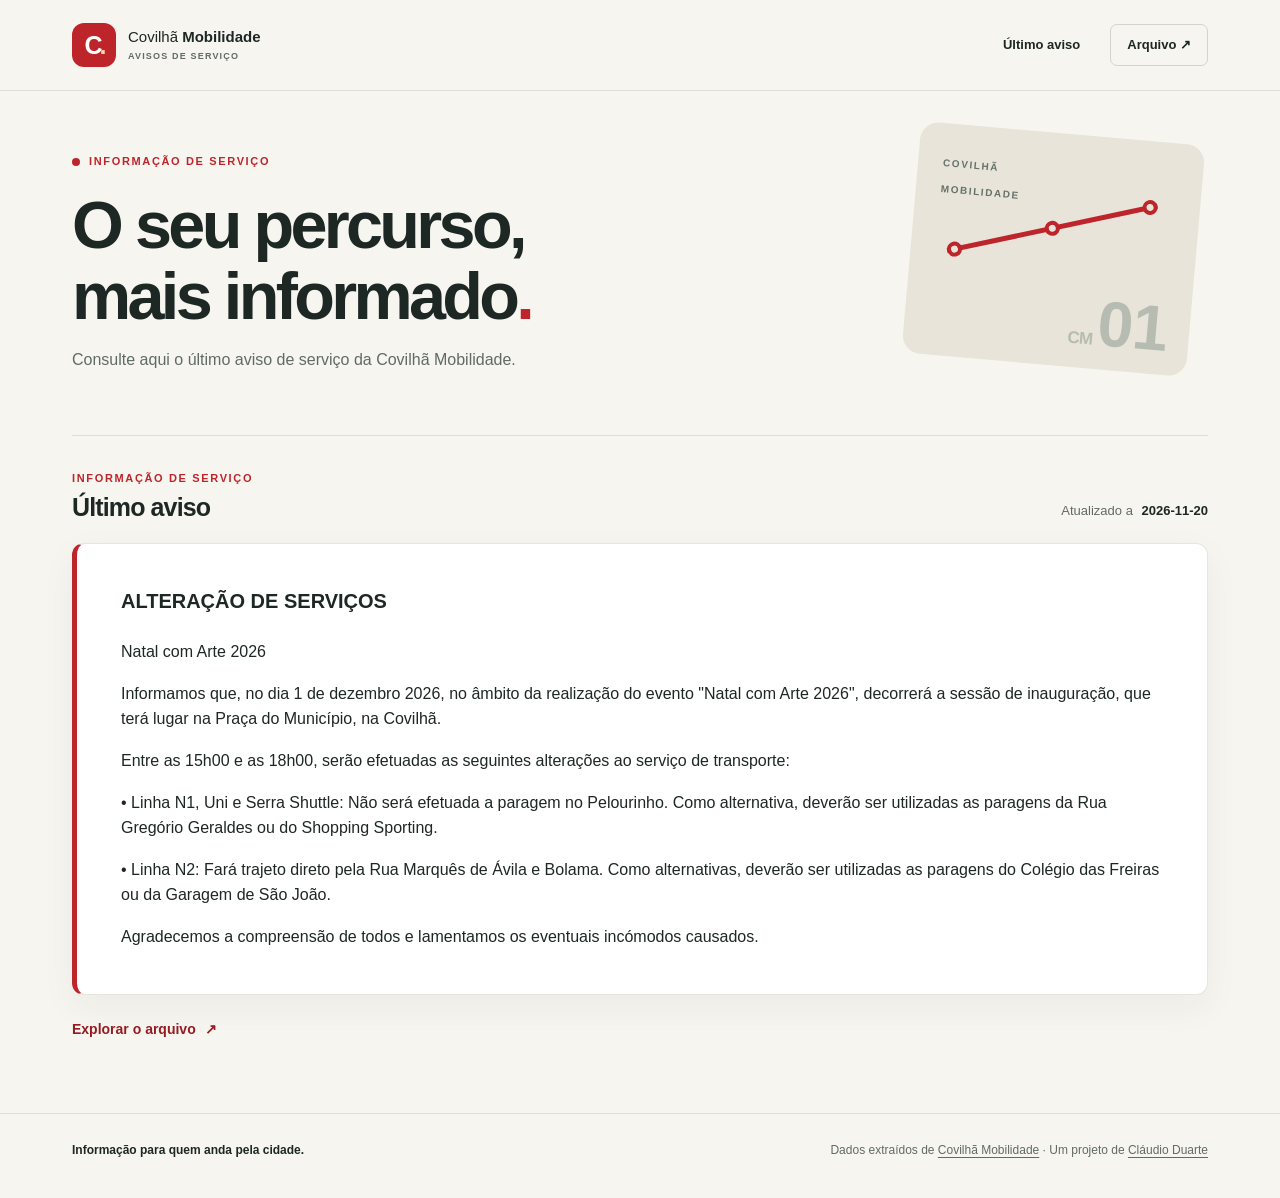
<file: docs/index.html>
<!DOCTYPE html>
<html lang="pt-PT">

<head>
    <meta charset="UTF-8" />
    <meta name="viewport" content="width=device-width, initial-scale=1.0" />
    <title>Avisos | Covilhã Mobilidade</title>
    <meta name="description" content="Avisos de serviço da Covilhã Mobilidade." />
    <link rel="stylesheet" href="./css/style.css" />
    <link rel="icon" href="./images/favicon_io/favicon.ico" />
    <link rel="manifest" href="./images/favicon_io/site.webmanifest" />
</head>

<body>
    <header class="site-header">
        <div class="site-header-inner">
            <a class="brand" href="./index.html" aria-label="Avisos Covilhã Mobilidade, página inicial">
                <span class="brand-mark" aria-hidden="true">C<span>.</span></span>
                <span class="brand-text">Covilhã <strong>Mobilidade</strong><small>AVISOS DE SERVIÇO</small></span>
            </a>
            <nav class="site-nav" aria-label="Navegação principal">
                <a href="./index.html">Último aviso</a>
                <a href="./archive.html">Arquivo <span aria-hidden="true">↗</span></a>
            </nav>
        </div>
    </header>
    <main id="main-content" class="page-shell">
        <section class="hero" aria-labelledby="page-title">
            <div class="hero-copy">
                <p class="eyebrow"><span aria-hidden="true"></span>INFORMAÇÃO DE SERVIÇO</p>
                <h1 id="page-title">O seu percurso,<br>mais informado<span>.</span></h1>
                <p class="hero-description">Consulte aqui o último aviso de serviço da Covilhã Mobilidade.</p>
            </div>
            <div class="hero-art" aria-hidden="true">
                <span class="route-label">COVILHÃ<br>MOBILIDADE</span>
                <span class="route-line"><i></i><i></i><i></i></span>
                <span class="route-number">CM <strong>01</strong></span>
            </div>
        </section>
        <section class="notice-section" aria-labelledby="notice-heading">
            <div class="section-heading">
                <div>
                    <p class="section-kicker">INFORMAÇÃO DE SERVIÇO</p>
                    <h2 id="notice-heading">Último aviso</h2>
                </div>
                <p class="date-label">Atualizado a <time datetime="2026-11-20">2026-11-20</time></p>
            </div>
            <article class="notice">
                <p>ALTERAÇÃO DE SERVIÇOS</p>
                <p>Natal com Arte 2026</p>
                <p>Informamos que, no dia 1 de dezembro 2026, no âmbito da realização do evento &quot;Natal com Arte
                    2026&quot;, decorrerá a sessão de inauguração, que terá lugar na Praça do Município, na Covilhã.</p>
                <p>Entre as 15h00 e as 18h00, serão efetuadas as seguintes alterações ao serviço de transporte:</p>
                <p>• Linha N1, Uni e Serra Shuttle: Não será efetuada a paragem no Pelourinho. Como alternativa, deverão
                    ser utilizadas as paragens da Rua Gregório Geraldes ou do Shopping Sporting.</p>
                <p>• Linha N2: Fará trajeto direto pela Rua Marquês de Ávila e Bolama. Como alternativas, deverão ser
                    utilizadas as paragens do Colégio das Freiras ou da Garagem de São João.</p>
                <p>Agradecemos a compreensão de todos e lamentamos os eventuais incómodos causados.</p>
            </article>
            <div class="notice-actions"><a class="text-link" href="./archive.html">Explorar o arquivo <span
                        aria-hidden="true">↗</span></a></div>
        </section>
    </main>
    <footer class="site-footer">
        <div class="footer-inner">
            <p>Informação para quem anda pela cidade.</p>
            <p>Dados extraídos de <a href="https://covilhamobilidade.pt/">Covilhã Mobilidade</a> · Um projeto de <a
                    href="https://claudioduarte.pt/">Cláudio Duarte</a></p>
        </div>
    </footer>
</body>

</html>
</file>
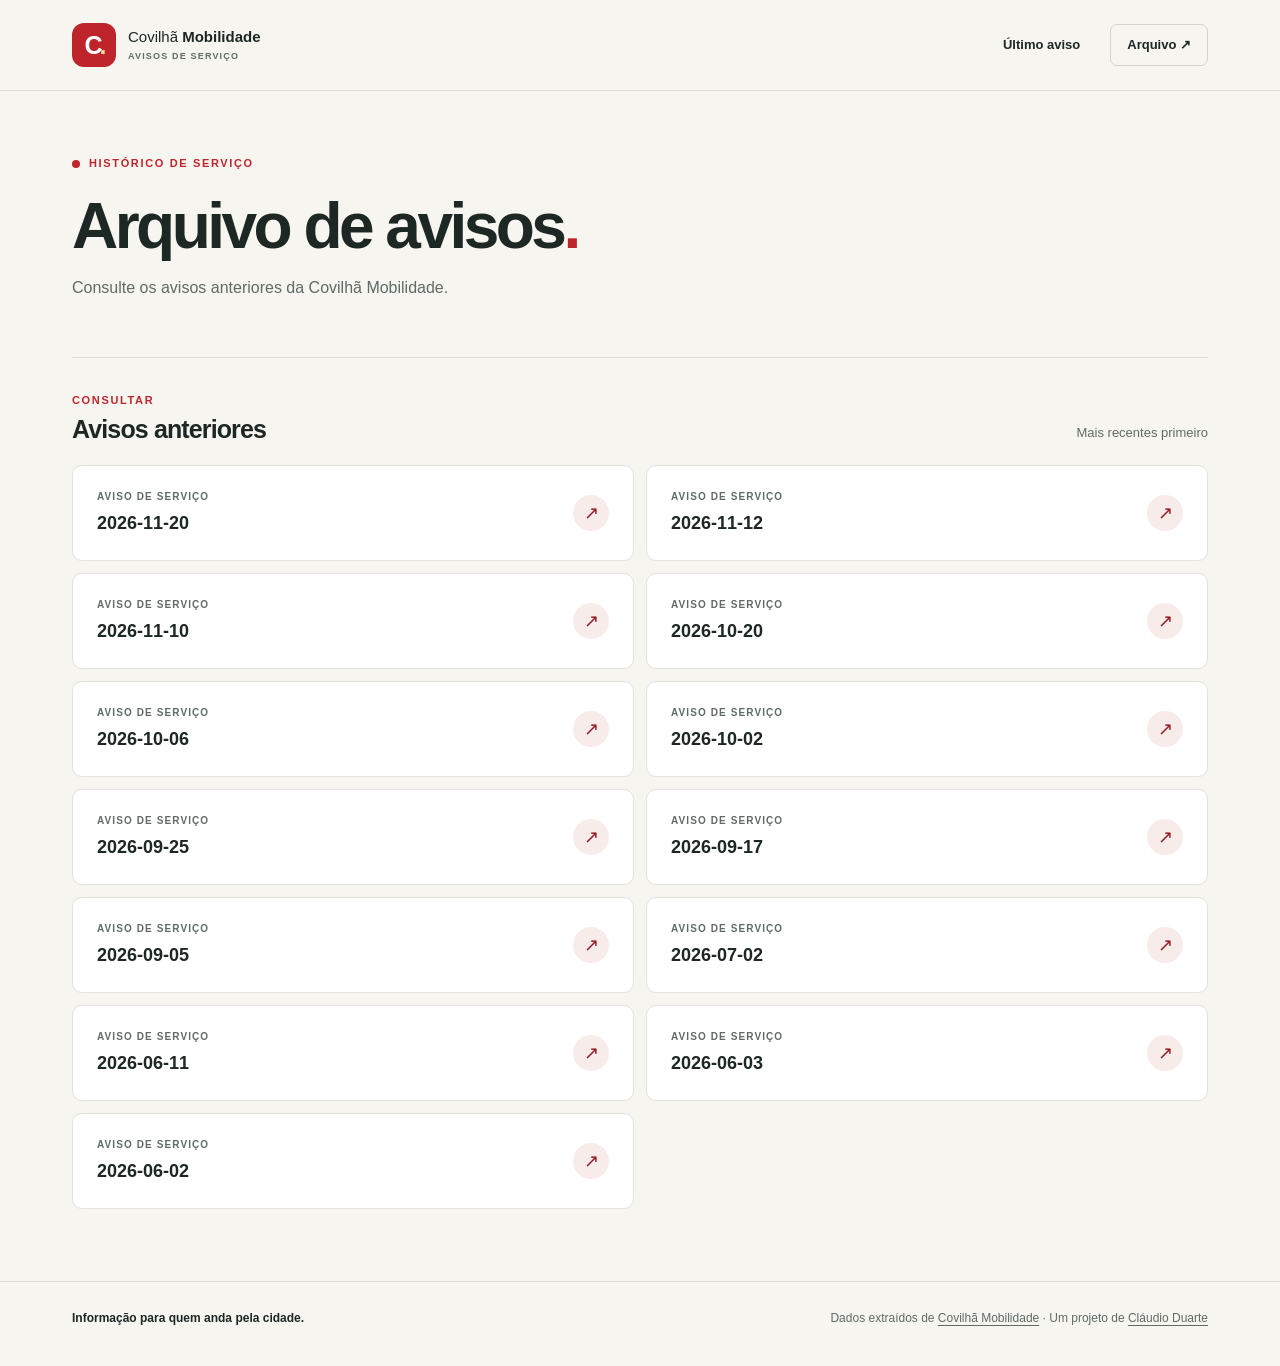
<file: docs/archive.html>
<!DOCTYPE html>
<html lang="pt-PT">

<head>
    <meta charset="UTF-8" />
    <meta name="viewport" content="width=device-width, initial-scale=1.0" />
    <title>Arquivo de Avisos | Covilhã Mobilidade</title>
    <meta name="description" content="Arquivo de avisos de serviço da Covilhã Mobilidade." />
    <link rel="stylesheet" href="./css/style.css" />
    <link rel="icon" href="./images/favicon_io/favicon.ico" />
    <link rel="manifest" href="./images/favicon_io/site.webmanifest" />
</head>

<body>
    <header class="site-header">
        <div class="site-header-inner">
            <a class="brand" href="./index.html" aria-label="Avisos Covilhã Mobilidade, página inicial">
                <span class="brand-mark" aria-hidden="true">C<span>.</span></span>
                <span class="brand-text">Covilhã <strong>Mobilidade</strong><small>AVISOS DE SERVIÇO</small></span>
            </a>
            <nav class="site-nav" aria-label="Navegação principal">
                <a href="./index.html">Último aviso</a>
                <a href="./archive.html">Arquivo <span aria-hidden="true">↗</span></a>
            </nav>
        </div>
    </header>
    <main id="main-content" class="page-shell">
        <section class="archive-intro">
            <p class="eyebrow"><span aria-hidden="true"></span>HISTÓRICO DE SERVIÇO</p>
            <h1>Arquivo de avisos<span>.</span></h1>
            <p class="hero-description">Consulte os avisos anteriores da Covilhã Mobilidade.</p>
        </section>
        <section class="archive-section" aria-labelledby="archive-heading">
            <div class="section-heading">
                <div>
                    <p class="section-kicker">CONSULTAR</p>
                    <h2 id="archive-heading">Avisos anteriores</h2>
                </div>
                <p class="date-label">Mais recentes primeiro</p>
            </div>
            <div class="archive-list">
                <a class="archive-item" href="./notices-2026-11-20.html"><span><small>AVISO DE SERVIÇO</small><time
                            datetime="2026-11-20">2026-11-20</time></span><span class="archive-arrow"
                        aria-hidden="true">↗</span></a>
                <a class="archive-item" href="./notices-2026-11-12.html"><span><small>AVISO DE SERVIÇO</small><time
                            datetime="2026-11-12">2026-11-12</time></span><span class="archive-arrow"
                        aria-hidden="true">↗</span></a>
                <a class="archive-item" href="./notices-2026-11-10.html"><span><small>AVISO DE SERVIÇO</small><time
                            datetime="2026-11-10">2026-11-10</time></span><span class="archive-arrow"
                        aria-hidden="true">↗</span></a>
                <a class="archive-item" href="./notices-2026-10-20.html"><span><small>AVISO DE SERVIÇO</small><time
                            datetime="2026-10-20">2026-10-20</time></span><span class="archive-arrow"
                        aria-hidden="true">↗</span></a>
                <a class="archive-item" href="./notices-2026-10-06.html"><span><small>AVISO DE SERVIÇO</small><time
                            datetime="2026-10-06">2026-10-06</time></span><span class="archive-arrow"
                        aria-hidden="true">↗</span></a>
                <a class="archive-item" href="./notices-2026-10-02.html"><span><small>AVISO DE SERVIÇO</small><time
                            datetime="2026-10-02">2026-10-02</time></span><span class="archive-arrow"
                        aria-hidden="true">↗</span></a>
                <a class="archive-item" href="./notices-2026-09-25.html"><span><small>AVISO DE SERVIÇO</small><time
                            datetime="2026-09-25">2026-09-25</time></span><span class="archive-arrow"
                        aria-hidden="true">↗</span></a>
                <a class="archive-item" href="./notices-2026-09-17.html"><span><small>AVISO DE SERVIÇO</small><time
                            datetime="2026-09-17">2026-09-17</time></span><span class="archive-arrow"
                        aria-hidden="true">↗</span></a>
                <a class="archive-item" href="./notices-2026-09-05.html"><span><small>AVISO DE SERVIÇO</small><time
                            datetime="2026-09-05">2026-09-05</time></span><span class="archive-arrow"
                        aria-hidden="true">↗</span></a>
                <a class="archive-item" href="./notices-2026-07-02.html"><span><small>AVISO DE SERVIÇO</small><time
                            datetime="2026-07-02">2026-07-02</time></span><span class="archive-arrow"
                        aria-hidden="true">↗</span></a>
                <a class="archive-item" href="./notices-2026-06-11.html"><span><small>AVISO DE SERVIÇO</small><time
                            datetime="2026-06-11">2026-06-11</time></span><span class="archive-arrow"
                        aria-hidden="true">↗</span></a>
                <a class="archive-item" href="./notices-2026-06-03.html"><span><small>AVISO DE SERVIÇO</small><time
                            datetime="2026-06-03">2026-06-03</time></span><span class="archive-arrow"
                        aria-hidden="true">↗</span></a>
                <a class="archive-item" href="./notices-2026-06-02.html"><span><small>AVISO DE SERVIÇO</small><time
                            datetime="2026-06-02">2026-06-02</time></span><span class="archive-arrow"
                        aria-hidden="true">↗</span></a>
            </div>
        </section>
    </main>
    <footer class="site-footer">
        <div class="footer-inner">
            <p>Informação para quem anda pela cidade.</p>
            <p>Dados extraídos de <a href="https://covilhamobilidade.pt/">Covilhã Mobilidade</a> · Um projeto de <a
                    href="https://claudioduarte.pt/">Cláudio Duarte</a></p>
        </div>
    </footer>
</body>

</html>
</file>
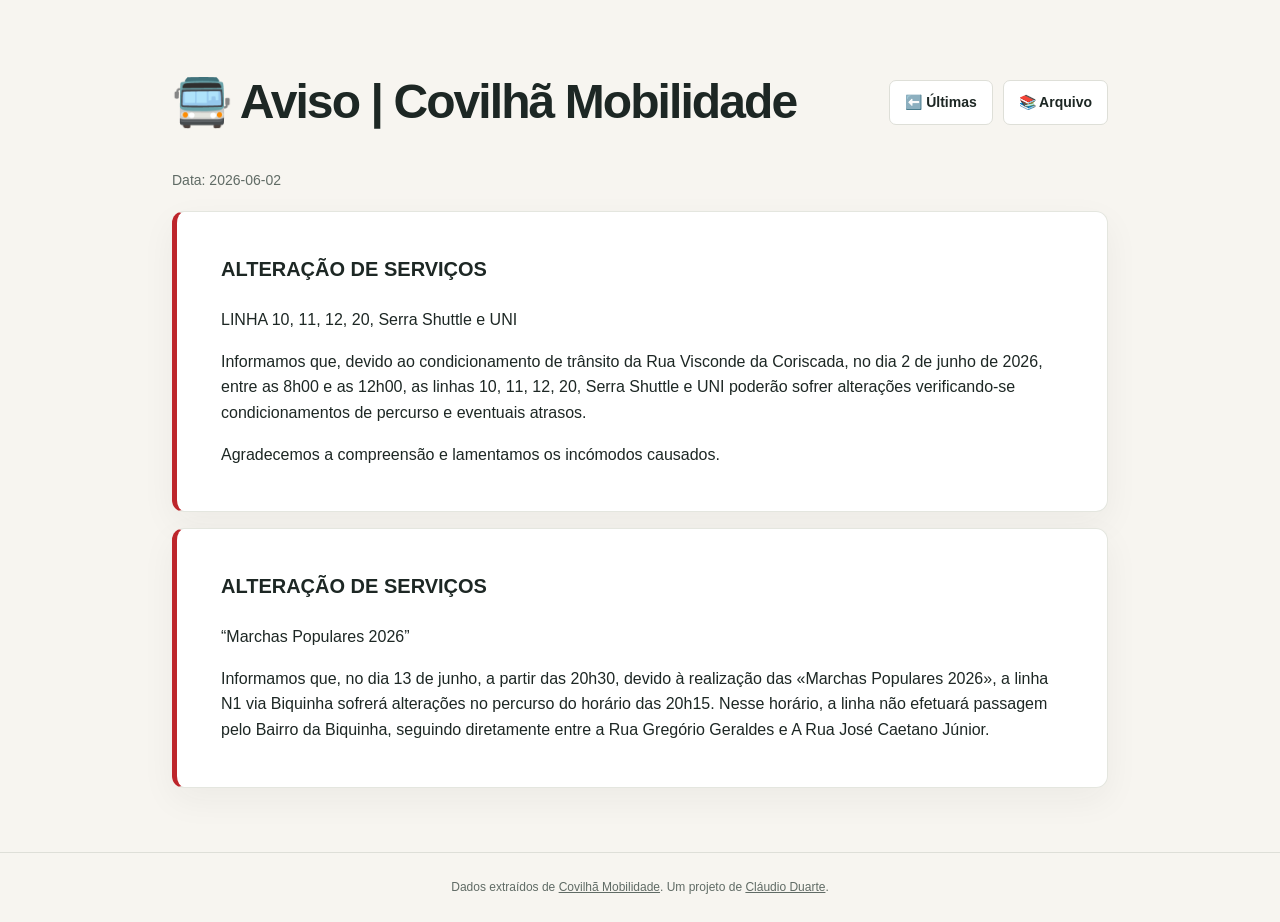
<file: docs/notices-2026-06-02.html>
<!DOCTYPE html>
<html lang="en">

<head>
    <meta charset="UTF-8" />
    <meta name="viewport" content="width=device-width, initial-scale=1.0" />
    <title>Aviso | Covilhã Mobilidade — 2026-06-02</title>
    <link rel="stylesheet" href="./css/style.css" />
    <link rel="icon" href="./images/favicon_io/favicon.ico" />
    <link rel="manifest" href="./images/favicon_io/site.webmanifest" />
</head>

<body>
    <main class="container">
        <div class="header">
            <h1>🚍 Aviso | Covilhã Mobilidade</h1>
            <div class="nav-links">
                <a class="nav-link" href="./index.html">⬅️ Últimas</a>
                <a class="nav-link" href="./archive.html">📚 Arquivo</a>
            </div>
        </div>
        <div class="meta">Data: 2026-06-02</div>
        <article class="notice">
            <p>ALTERAÇÃO DE SERVIÇOS</p>
            <p>LINHA 10, 11, 12, 20, Serra Shuttle e UNI</p>
            <p>Informamos que, devido ao condicionamento de trânsito da Rua Visconde da Coriscada, no dia 2 de junho de
                2026, entre as 8h00 e as 12h00, as linhas 10, 11, 12, 20, Serra Shuttle e UNI poderão sofrer alterações
                verificando-se condicionamentos de percurso e eventuais atrasos.</p>
            <p>Agradecemos a compreensão e lamentamos os incómodos causados.</p>
        </article>
        <article class="notice">
            <p>ALTERAÇÃO DE SERVIÇOS</p>
            <p>“Marchas Populares 2026”</p>
            <p>Informamos que, no dia 13 de junho, a partir das 20h30, devido à realização das «Marchas Populares
                2026», a linha N1 via Biquinha sofrerá alterações no percurso do horário das 20h15.
                Nesse horário, a linha não efetuará passagem pelo Bairro da Biquinha, seguindo diretamente entre a Rua
                Gregório Geraldes e A Rua José Caetano Júnior.</p>
        </article>
    </main>
</body>
<section class="footer-content">
    Dados extraídos de <a href="https://covilhamobilidade.pt/">Covilhã Mobilidade</a>. Um projeto de <a
        href="https://claudioduarte.pt/">Cláudio Duarte</a>.
</section>

</html>
</file>
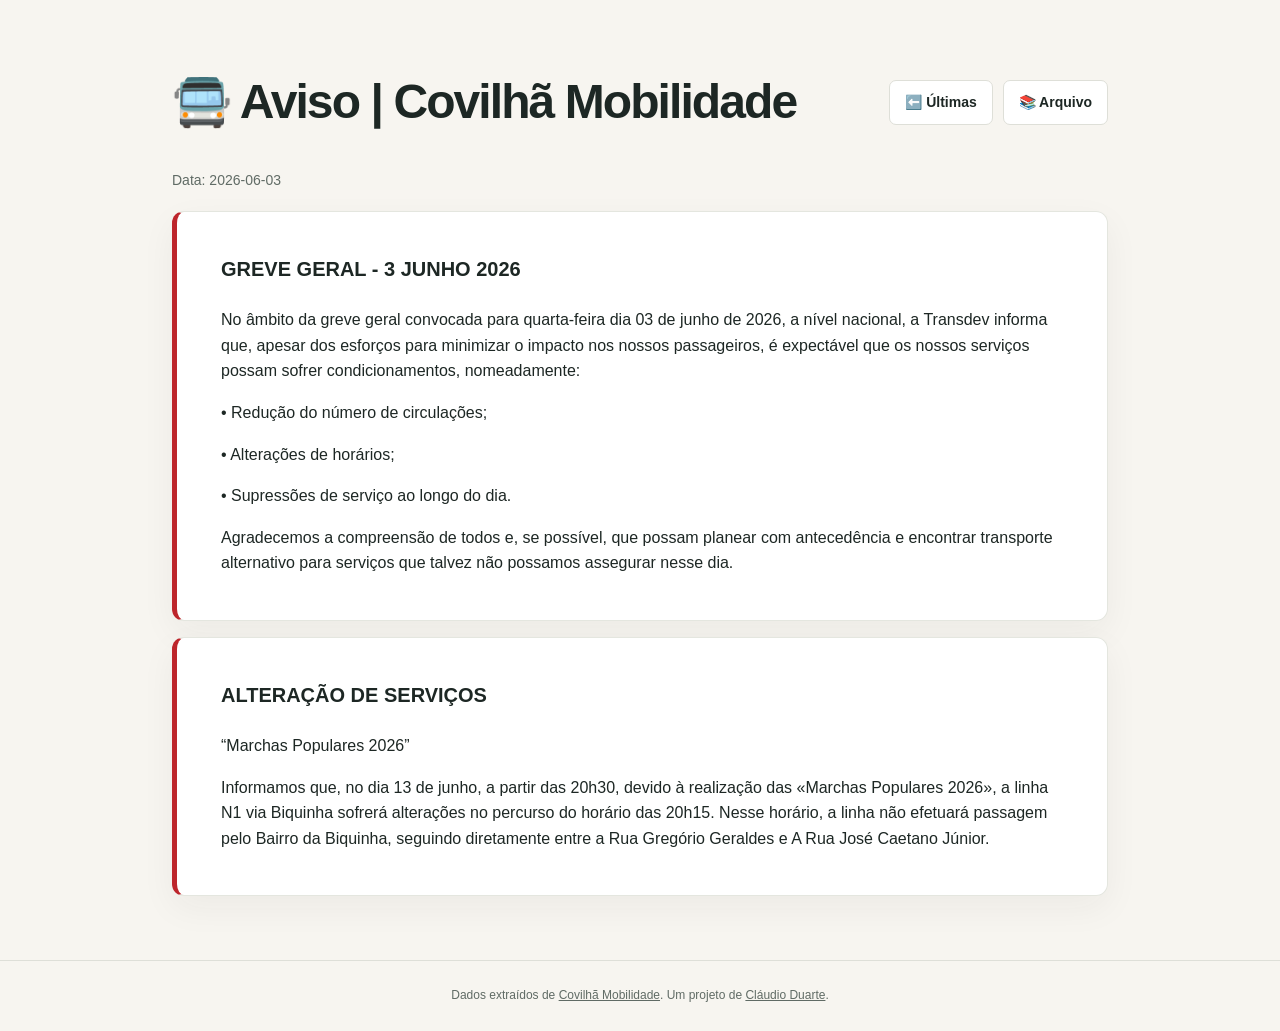
<file: docs/notices-2026-06-03.html>
<!DOCTYPE html>
<html lang="en">

<head>
    <meta charset="UTF-8" />
    <meta name="viewport" content="width=device-width, initial-scale=1.0" />
    <title>Aviso | Covilhã Mobilidade — 2026-06-03</title>
    <link rel="stylesheet" href="./css/style.css" />
    <link rel="icon" href="./images/favicon_io/favicon.ico" />
    <link rel="manifest" href="./images/favicon_io/site.webmanifest" />
</head>

<body>
    <main class="container">
        <div class="header">
            <h1>🚍 Aviso | Covilhã Mobilidade</h1>
            <div class="nav-links">
                <a class="nav-link" href="./index.html">⬅️ Últimas</a>
                <a class="nav-link" href="./archive.html">📚 Arquivo</a>
            </div>
        </div>
        <div class="meta">Data: 2026-06-03</div>
        <article class="notice">
            <p>GREVE GERAL - 3 JUNHO 2026</p>
            <p>No âmbito da greve geral convocada para quarta-feira dia 03 de junho de 2026, a nível nacional, a
                Transdev informa que, apesar dos esforços para minimizar o impacto nos nossos passageiros, é expectável
                que os nossos serviços possam sofrer condicionamentos, nomeadamente:</p>
            <p>• Redução do número de circulações;</p>
            <p>• Alterações de horários;</p>
            <p>• Supressões de serviço ao longo do dia.</p>
            <p>Agradecemos a compreensão de todos e, se possível, que possam planear com antecedência e encontrar
                transporte alternativo para serviços que talvez não possamos assegurar nesse dia.</p>
        </article>
        <article class="notice">
            <p>ALTERAÇÃO DE SERVIÇOS</p>
            <p>“Marchas Populares 2026”</p>
            <p>Informamos que, no dia 13 de junho, a partir das 20h30, devido à realização das «Marchas Populares
                2026», a linha N1 via Biquinha sofrerá alterações no percurso do horário das 20h15.
                Nesse horário, a linha não efetuará passagem pelo Bairro da Biquinha, seguindo diretamente entre a Rua
                Gregório Geraldes e A Rua José Caetano Júnior.</p>
        </article>
    </main>
</body>
<section class="footer-content">
    Dados extraídos de <a href="https://covilhamobilidade.pt/">Covilhã Mobilidade</a>. Um projeto de <a
        href="https://claudioduarte.pt/">Cláudio Duarte</a>.
</section>

</html>
</file>
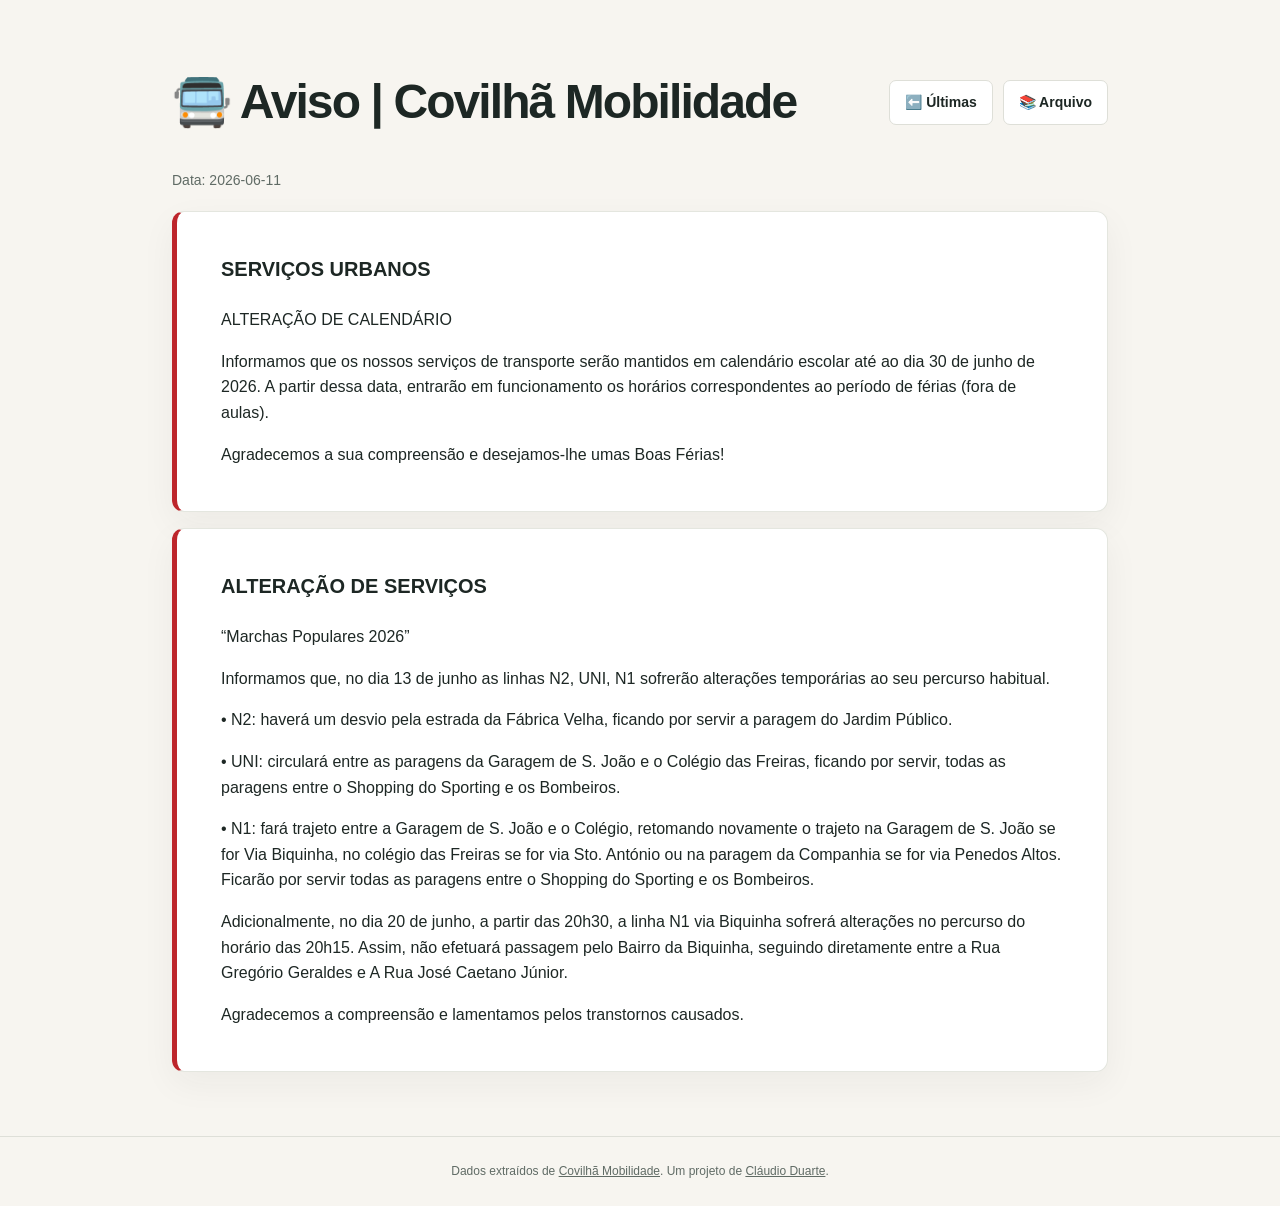
<file: docs/notices-2026-06-11.html>
<!DOCTYPE html>
<html lang="en">

<head>
    <meta charset="UTF-8" />
    <meta name="viewport" content="width=device-width, initial-scale=1.0" />
    <title>Aviso | Covilhã Mobilidade — 2026-06-11</title>
    <link rel="stylesheet" href="./css/style.css" />
    <link rel="icon" href="./images/favicon_io/favicon.ico" />
    <link rel="manifest" href="./images/favicon_io/site.webmanifest" />
</head>

<body>
    <main class="container">
        <div class="header">
            <h1>🚍 Aviso | Covilhã Mobilidade</h1>
            <div class="nav-links">
                <a class="nav-link" href="./index.html">⬅️ Últimas</a>
                <a class="nav-link" href="./archive.html">📚 Arquivo</a>
            </div>
        </div>
        <div class="meta">Data: 2026-06-11</div>
        <article class="notice">
            <p>SERVIÇOS URBANOS</p>
            <p>ALTERAÇÃO DE CALENDÁRIO</p>
            <p>Informamos que os nossos serviços de transporte serão mantidos em calendário escolar até ao dia 30 de
                junho de 2026. A partir dessa data, entrarão em funcionamento os horários correspondentes ao período de
                férias (fora de aulas).</p>
            <p>Agradecemos a sua compreensão e desejamos-lhe umas Boas Férias!</p>
        </article>
        <article class="notice">
            <p>ALTERAÇÃO DE SERVIÇOS</p>
            <p>“Marchas Populares 2026”</p>
            <p>Informamos que, no dia 13 de junho as linhas N2, UNI, N1 sofrerão alterações temporárias ao seu percurso
                habitual.</p>
            <p>• N2: haverá um desvio pela estrada da Fábrica Velha, ficando por servir a paragem do Jardim Público.</p>
            <p>• UNI: circulará entre as paragens da Garagem de S. João e o Colégio das Freiras, ficando por servir,
                todas as paragens entre o Shopping do Sporting e os Bombeiros.</p>
            <p>• N1: fará trajeto entre a Garagem de S. João e o Colégio, retomando novamente o trajeto na Garagem de
                S. João se for Via Biquinha, no colégio das Freiras se for via Sto. António ou na paragem da Companhia
                se for via Penedos Altos. Ficarão por servir todas as paragens entre o Shopping do Sporting e os
                Bombeiros.</p>
            <p>Adicionalmente, no dia 20 de junho, a partir das 20h30, a linha N1 via Biquinha sofrerá alterações no
                percurso do horário das 20h15. Assim, não efetuará passagem pelo Bairro da Biquinha, seguindo
                diretamente entre a Rua Gregório Geraldes e A Rua José Caetano Júnior.</p>
            <p>Agradecemos a compreensão e lamentamos pelos transtornos causados.</p>
        </article>
    </main>
</body>
<section class="footer-content">
    Dados extraídos de <a href="https://covilhamobilidade.pt/">Covilhã Mobilidade</a>. Um projeto de <a
        href="https://claudioduarte.pt/">Cláudio Duarte</a>.
</section>

</html>
</file>
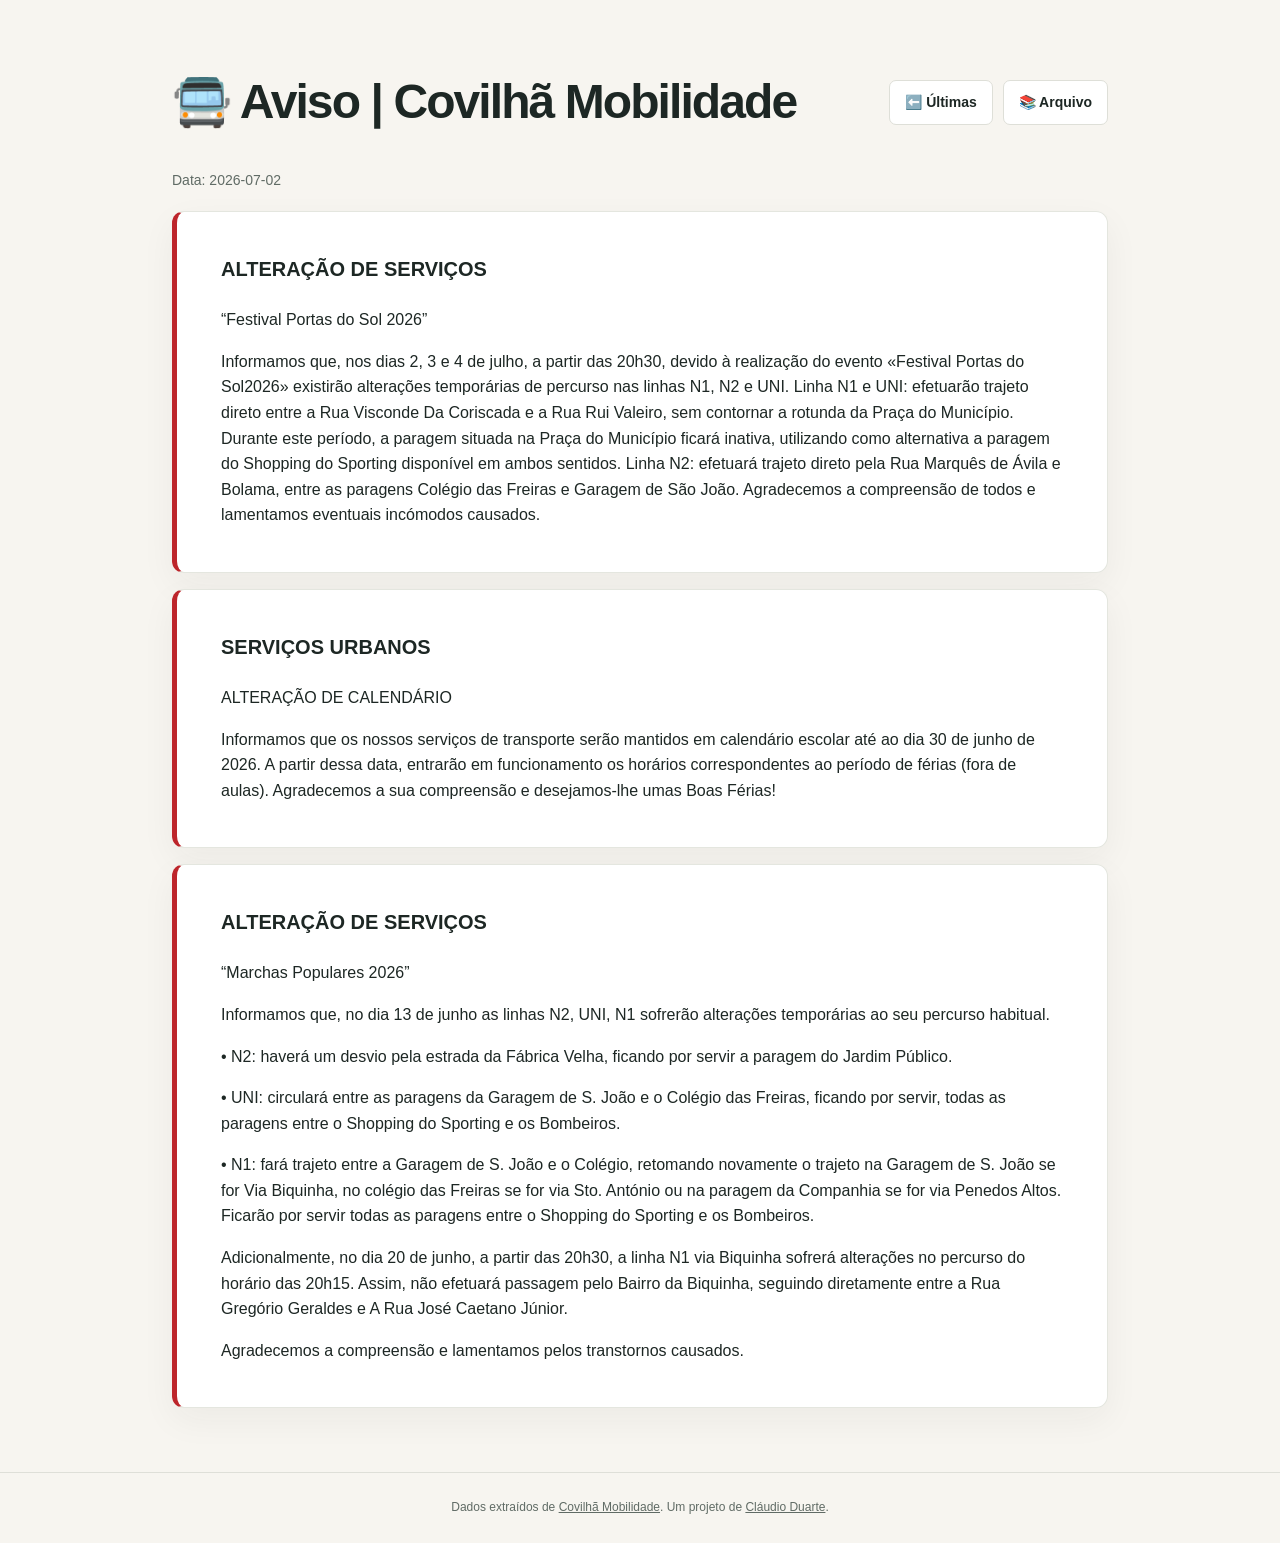
<file: docs/notices-2026-07-02.html>
<!DOCTYPE html>
<html lang="en">

<head>
    <meta charset="UTF-8" />
    <meta name="viewport" content="width=device-width, initial-scale=1.0" />
    <title>Aviso | Covilhã Mobilidade — 2026-07-02</title>
    <link rel="stylesheet" href="./css/style.css" />
    <link rel="icon" href="./images/favicon_io/favicon.ico" />
    <link rel="manifest" href="./images/favicon_io/site.webmanifest" />
</head>

<body>
    <main class="container">
        <div class="header">
            <h1>🚍 Aviso | Covilhã Mobilidade</h1>
            <div class="nav-links">
                <a class="nav-link" href="./index.html">⬅️ Últimas</a>
                <a class="nav-link" href="./archive.html">📚 Arquivo</a>
            </div>
        </div>
        <div class="meta">Data: 2026-07-02</div>
        <article class="notice">
            <p>ALTERAÇÃO DE SERVIÇOS</p>
            <p>“Festival Portas do Sol 2026”</p>

            <p>Informamos que, nos dias 2, 3 e 4 de julho, a partir das 20h30, devido à realização do evento «Festival
                Portas do Sol2026» existirão alterações temporárias de percurso nas linhas N1, N2 e UNI.
                Linha N1 e UNI: efetuarão trajeto direto entre a Rua Visconde Da Coriscada e a Rua Rui Valeiro, sem
                contornar a rotunda da Praça do Município. Durante este período, a paragem situada na Praça do Município
                ficará inativa, utilizando como alternativa a paragem do Shopping do Sporting disponível em ambos
                sentidos.
                Linha N2: efetuará trajeto direto pela Rua Marquês de Ávila e Bolama, entre as paragens Colégio das
                Freiras e Garagem de São João.
                Agradecemos a compreensão de todos e lamentamos eventuais incómodos causados.</p>
        </article>
        <article class="notice">
            <p>SERVIÇOS URBANOS</p>
            <p>ALTERAÇÃO DE CALENDÁRIO</p>

            <p>Informamos que os nossos serviços de transporte serão mantidos em calendário escolar até ao dia 30 de
                junho de 2026. A partir dessa data, entrarão em funcionamento os horários correspondentes ao período de
                férias (fora de aulas). Agradecemos a sua compreensão e desejamos-lhe umas Boas Férias!</p>
        </article>
        <article class="notice">
            <p>ALTERAÇÃO DE SERVIÇOS</p>
            <p>“Marchas Populares 2026”</p>

            <p>Informamos que, no dia 13 de junho as linhas N2, UNI, N1 sofrerão alterações temporárias ao seu percurso
                habitual.</p>
            <p>• N2: haverá um desvio pela estrada da Fábrica Velha, ficando por servir a paragem do Jardim Público.</p>
            <p>• UNI: circulará entre as paragens da Garagem de S. João e o Colégio das Freiras, ficando por servir,
                todas as paragens entre o Shopping do Sporting e os Bombeiros.</p>
            <p>• N1: fará trajeto entre a Garagem de S. João e o Colégio, retomando novamente o trajeto na Garagem de
                S. João se for Via Biquinha, no colégio das Freiras se for via Sto. António ou na paragem da Companhia
                se for via Penedos Altos. Ficarão por servir todas as paragens entre o Shopping do Sporting e os
                Bombeiros.</p>
            <p>Adicionalmente, no dia 20 de junho, a partir das 20h30, a linha N1 via Biquinha sofrerá alterações no
                percurso do horário das 20h15. Assim, não efetuará passagem pelo Bairro da Biquinha, seguindo
                diretamente entre a Rua Gregório Geraldes e A Rua José Caetano Júnior.</p>
            <p>Agradecemos a compreensão e lamentamos pelos transtornos causados.</p>
        </article>
    </main>
</body>
<section class="footer-content">
    Dados extraídos de <a href="https://covilhamobilidade.pt/">Covilhã Mobilidade</a>. Um projeto de <a
        href="https://claudioduarte.pt/">Cláudio Duarte</a>.
</section>

</html>
</file>
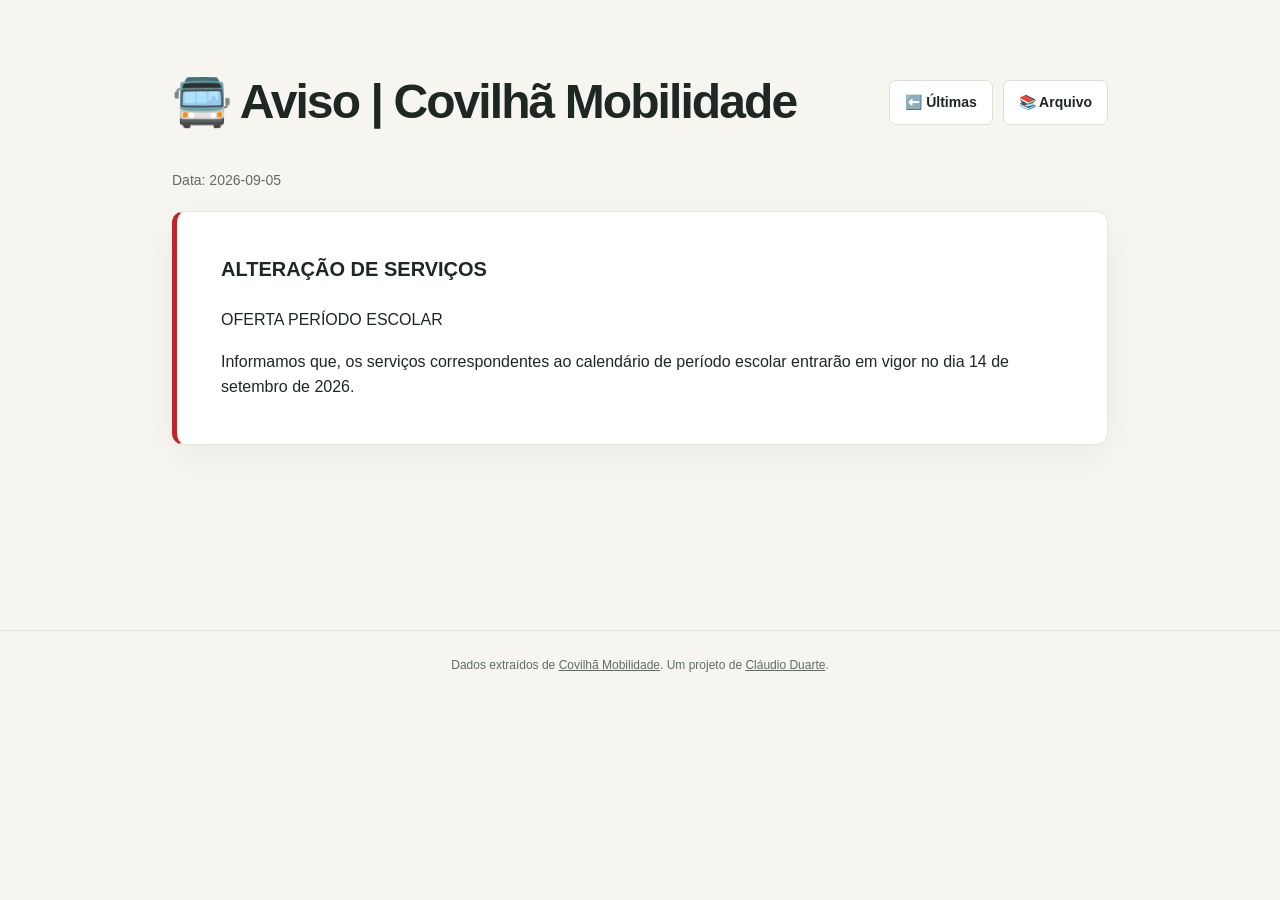
<file: docs/notices-2026-09-05.html>
<!DOCTYPE html>
<html lang="en">

<head>
    <meta charset="UTF-8" />
    <meta name="viewport" content="width=device-width, initial-scale=1.0" />
    <title>Aviso | Covilhã Mobilidade — 2026-09-05</title>
    <link rel="stylesheet" href="./css/style.css" />
    <link rel="icon" href="./images/favicon_io/favicon.ico" />
    <link rel="manifest" href="./images/favicon_io/site.webmanifest" />
</head>

<body>
    <main class="container">
        <div class="header">
            <h1>🚍 Aviso | Covilhã Mobilidade</h1>
            <div class="nav-links">
                <a class="nav-link" href="./index.html">⬅️ Últimas</a>
                <a class="nav-link" href="./archive.html">📚 Arquivo</a>
            </div>
        </div>
        <div class="meta">Data: 2026-09-05</div>
        <article class="notice">
            <p>ALTERAÇÃO DE SERVIÇOS</p>
            <p>OFERTA PERÍODO ESCOLAR</p>
            <p>Informamos que, os serviços correspondentes ao calendário de período escolar entrarão em vigor no dia 14
                de setembro de 2026.</p>
        </article>
    </main>
</body>
<section class="footer-content">
    Dados extraídos de <a href="https://covilhamobilidade.pt/">Covilhã Mobilidade</a>. Um projeto de <a
        href="https://claudioduarte.pt/">Cláudio Duarte</a>.
</section>

</html>
</file>
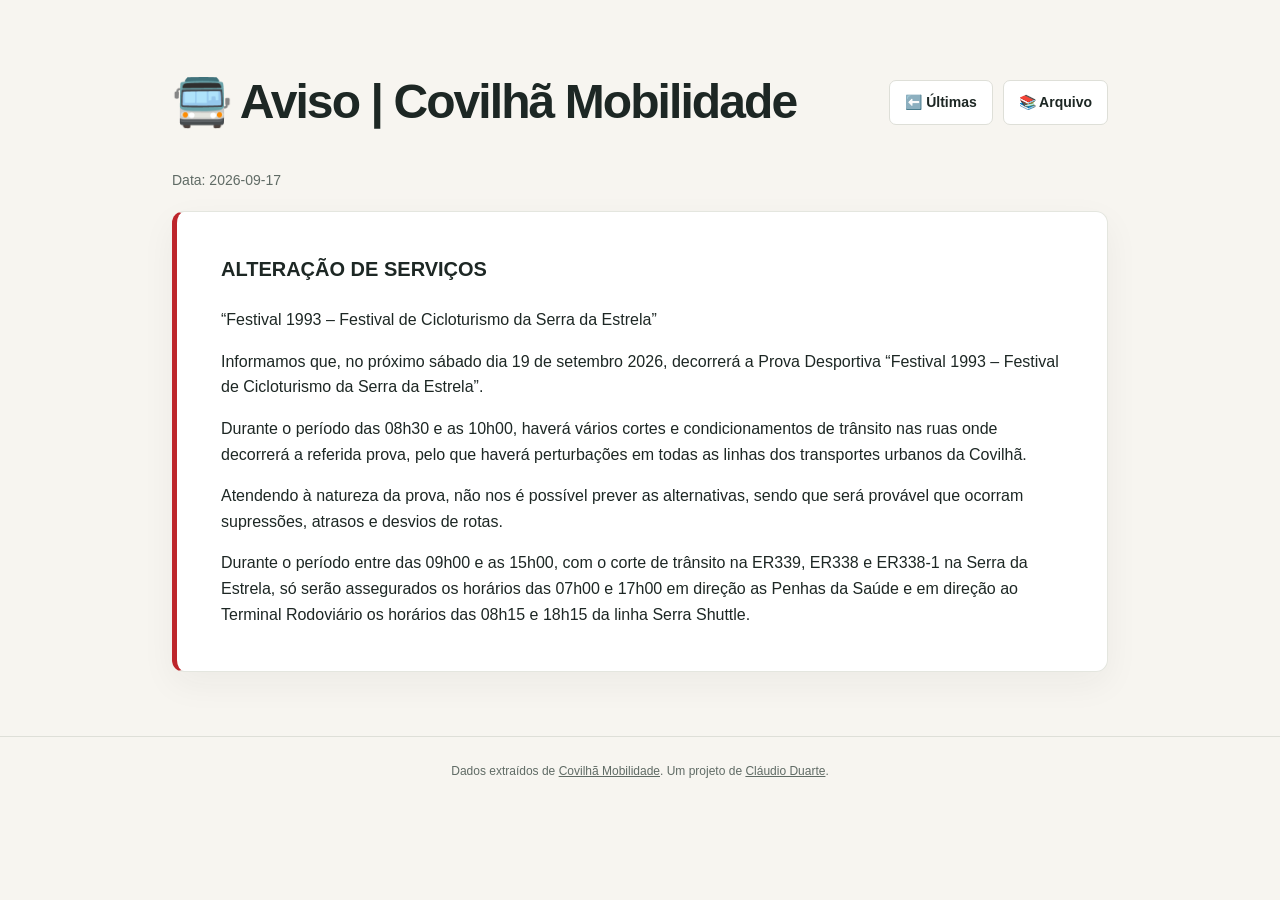
<file: docs/notices-2026-09-17.html>
<!DOCTYPE html>
<html lang="en">

<head>
    <meta charset="UTF-8" />
    <meta name="viewport" content="width=device-width, initial-scale=1.0" />
    <title>Aviso | Covilhã Mobilidade — 2026-09-17</title>
    <link rel="stylesheet" href="./css/style.css" />
    <link rel="icon" href="./images/favicon_io/favicon.ico" />
    <link rel="manifest" href="./images/favicon_io/site.webmanifest" />
</head>

<body>
    <main class="container">
        <div class="header">
            <h1>🚍 Aviso | Covilhã Mobilidade</h1>
            <div class="nav-links">
                <a class="nav-link" href="./index.html">⬅️ Últimas</a>
                <a class="nav-link" href="./archive.html">📚 Arquivo</a>
            </div>
        </div>
        <div class="meta">Data: 2026-09-17</div>
        <article class="notice">
            <p>ALTERAÇÃO DE SERVIÇOS</p>
            <p>“Festival 1993 – Festival de Cicloturismo da
                Serra da Estrela”</p>

            <p>Informamos que, no próximo sábado dia 19 de setembro 2026,
                decorrerá a Prova Desportiva “Festival 1993 – Festival de
                Cicloturismo da Serra da Estrela”.</p>
            <p>Durante o período das 08h30 e as 10h00, haverá vários cortes e
                condicionamentos de trânsito nas ruas onde decorrerá a referida
                prova, pelo que haverá perturbações em todas as linhas dos
                transportes urbanos da Covilhã.</p>
            <p>Atendendo à natureza da prova, não nos é possível prever as
                alternativas, sendo que será provável que ocorram supressões,
                atrasos e desvios de rotas.</p>
            <p>Durante o período entre das 09h00 e as 15h00, com o corte de trânsito
                na ER339, ER338 e ER338-1 na Serra da Estrela, só serão assegurados
                os horários das 07h00 e 17h00 em direção as Penhas da Saúde e
                em direção ao Terminal Rodoviário os horários das 08h15 e
                18h15 da linha Serra Shuttle.</p>
        </article>
    </main>
</body>
<section class="footer-content">
    Dados extraídos de <a href="https://covilhamobilidade.pt/">Covilhã Mobilidade</a>. Um projeto de <a
        href="https://claudioduarte.pt/">Cláudio Duarte</a>.
</section>

</html>
</file>
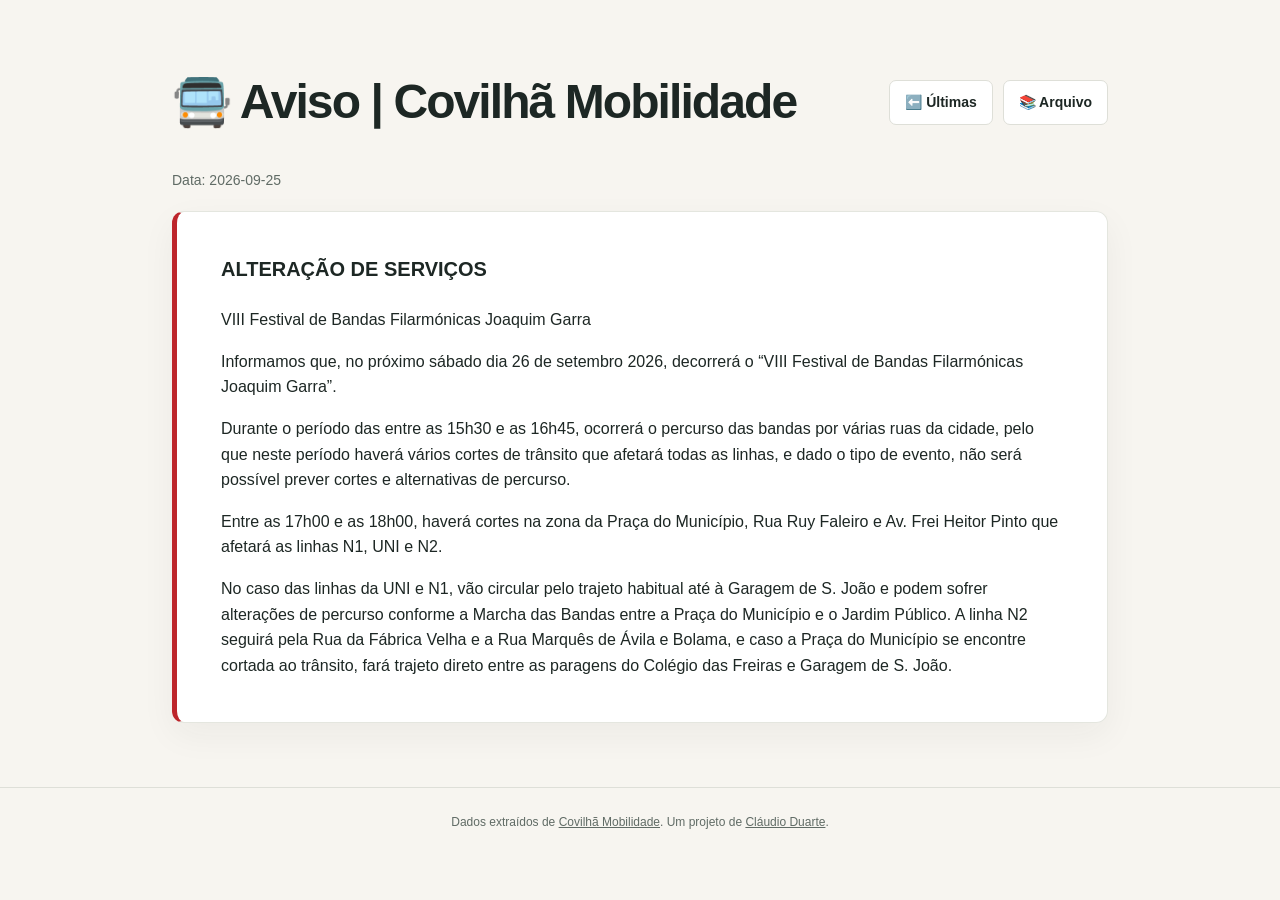
<file: docs/notices-2026-09-25.html>
<!DOCTYPE html>
<html lang="en">

<head>
    <meta charset="UTF-8" />
    <meta name="viewport" content="width=device-width, initial-scale=1.0" />
    <title>Aviso | Covilhã Mobilidade — 2026-09-25</title>
    <link rel="stylesheet" href="./css/style.css" />
    <link rel="icon" href="./images/favicon_io/favicon.ico" />
    <link rel="manifest" href="./images/favicon_io/site.webmanifest" />
</head>

<body>
    <main class="container">
        <div class="header">
            <h1>🚍 Aviso | Covilhã Mobilidade</h1>
            <div class="nav-links">
                <a class="nav-link" href="./index.html">⬅️ Últimas</a>
                <a class="nav-link" href="./archive.html">📚 Arquivo</a>
            </div>
        </div>
        <div class="meta">Data: 2026-09-25</div>
        <article class="notice">
            <p>ALTERAÇÃO DE SERVIÇOS</p>
            <p>VIII Festival de Bandas Filarmónicas Joaquim Garra</p>
            <p>Informamos que, no próximo sábado dia 26 de setembro 2026, decorrerá o “VIII Festival de Bandas Filarmónicas Joaquim Garra”.</p>
            <p>Durante o período das entre as 15h30 e as 16h45, ocorrerá o percurso das bandas por várias ruas da cidade, pelo que neste período haverá vários cortes de trânsito que afetará todas as linhas, e dado o tipo de evento, não será possível prever cortes e alternativas de percurso.</p>
            <p>Entre as 17h00 e as 18h00, haverá cortes na zona da Praça do Município, Rua Ruy Faleiro e Av. Frei Heitor Pinto que afetará as linhas N1, UNI e N2.</p>
            <p>No caso das linhas da UNI e N1, vão circular pelo trajeto habitual até à Garagem de S. João e podem sofrer alterações de percurso conforme a Marcha das Bandas entre a Praça do Município e o Jardim Público. A linha N2 seguirá pela Rua da Fábrica Velha e a Rua Marquês de Ávila e Bolama, e caso a Praça do Município se encontre cortada ao trânsito, fará trajeto direto entre as paragens do Colégio das Freiras e Garagem de S. João.</p>
        </article>
    </main>
</body>
<section class="footer-content">
    Dados extraídos de <a href="https://covilhamobilidade.pt/">Covilhã Mobilidade</a>. Um projeto de <a
        href="https://claudioduarte.pt/">Cláudio Duarte</a>.
</section>

</html>
</file>
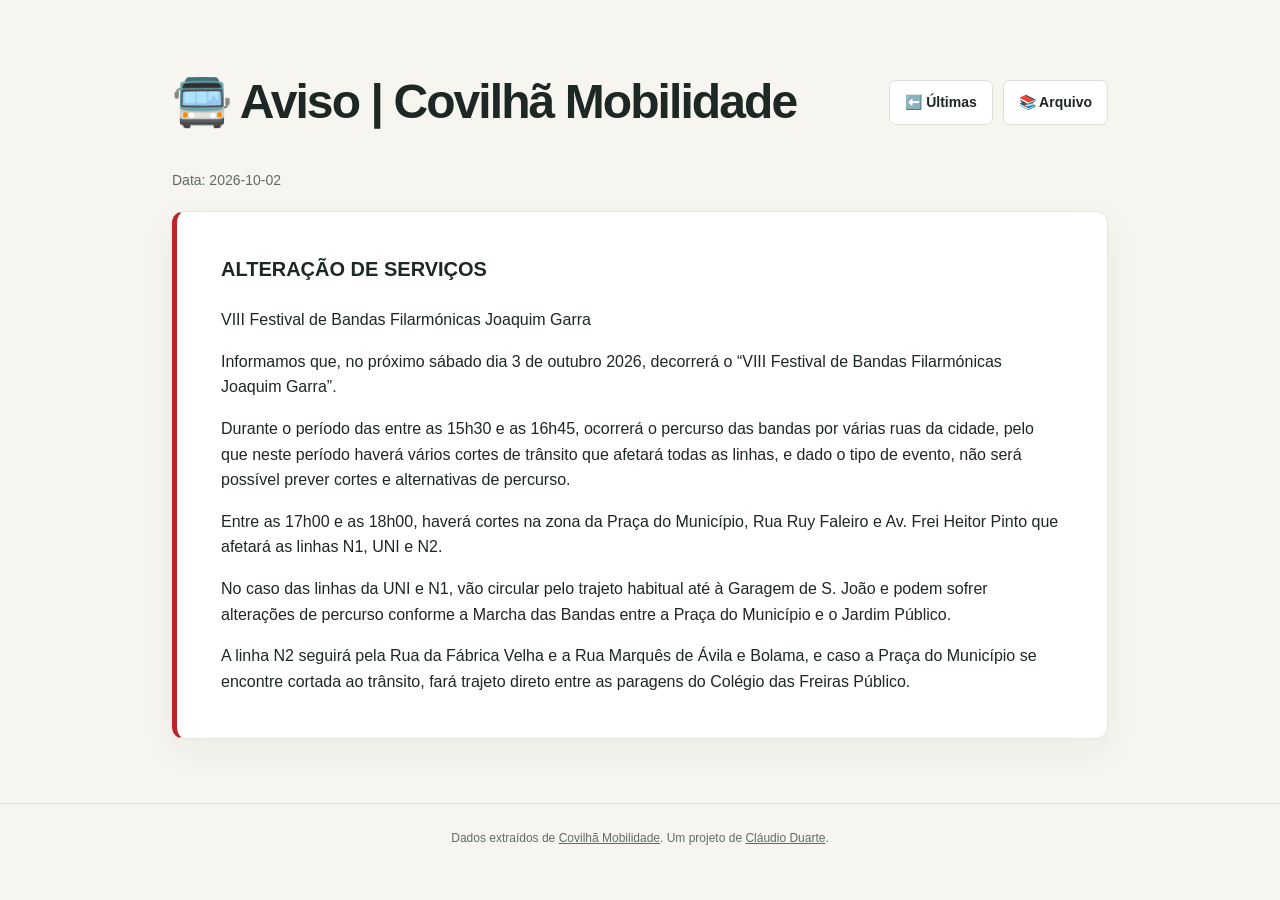
<file: docs/notices-2026-10-02.html>
<!DOCTYPE html>
<html lang="en">

<head>
    <meta charset="UTF-8" />
    <meta name="viewport" content="width=device-width, initial-scale=1.0" />
    <title>Aviso | Covilhã Mobilidade — 2026-10-02</title>
    <link rel="stylesheet" href="./css/style.css" />
    <link rel="icon" href="./images/favicon_io/favicon.ico" />
    <link rel="manifest" href="./images/favicon_io/site.webmanifest" />
</head>

<body>
    <main class="container">
        <div class="header">
            <h1>🚍 Aviso | Covilhã Mobilidade</h1>
            <div class="nav-links">
                <a class="nav-link" href="./index.html">⬅️ Últimas</a>
                <a class="nav-link" href="./archive.html">📚 Arquivo</a>
            </div>
        </div>
        <div class="meta">Data: 2026-10-02</div>
        <article class="notice">
            <p>ALTERAÇÃO DE SERVIÇOS</p>
            <p>VIII Festival de Bandas Filarmónicas Joaquim Garra</p>
            <p>Informamos que, no próximo sábado dia 3 de outubro 2026, decorrerá o “VIII Festival de Bandas
                Filarmónicas Joaquim Garra”.</p>
            <p>Durante o período das entre as 15h30 e as 16h45, ocorrerá o percurso das bandas por várias ruas da
                cidade, pelo que neste período haverá vários cortes de trânsito que afetará todas as linhas, e dado o
                tipo de evento, não será possível prever cortes e alternativas de percurso.</p>
            <p>Entre as 17h00 e as 18h00, haverá cortes na zona da Praça do Município, Rua Ruy Faleiro e Av. Frei
                Heitor Pinto que afetará as linhas N1, UNI e N2.</p>
            <p>No caso das linhas da UNI e N1, vão circular pelo trajeto habitual até à Garagem de S. João e podem
                sofrer alterações de percurso conforme a Marcha das Bandas entre a Praça do Município e o Jardim
                Público.</p>
            <p>A linha N2 seguirá pela Rua da Fábrica Velha e a Rua Marquês de Ávila e Bolama, e caso a Praça do
                Município se encontre cortada ao trânsito, fará trajeto direto entre as paragens do Colégio das Freiras
                Público.</p>
        </article>
    </main>
</body>
<section class="footer-content">
    Dados extraídos de <a href="https://covilhamobilidade.pt/">Covilhã Mobilidade</a>. Um projeto de <a
        href="https://claudioduarte.pt/">Cláudio Duarte</a>.
</section>

</html>
</file>
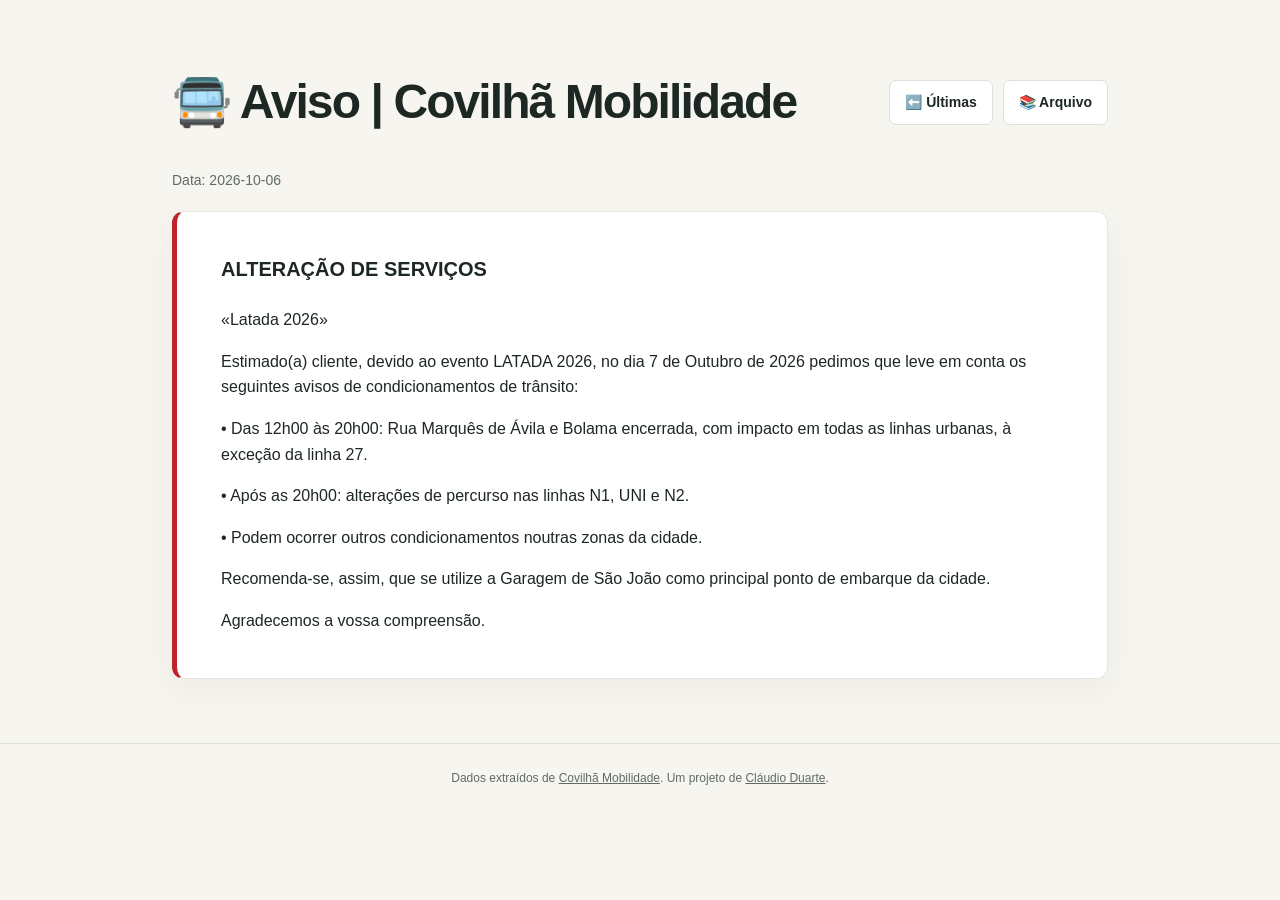
<file: docs/notices-2026-10-06.html>
<!DOCTYPE html>
<html lang="en">

<head>
    <meta charset="UTF-8" />
    <meta name="viewport" content="width=device-width, initial-scale=1.0" />
    <title>Aviso | Covilhã Mobilidade — 2026-10-06</title>
    <link rel="stylesheet" href="./css/style.css" />
    <link rel="icon" href="./images/favicon_io/favicon.ico" />
    <link rel="manifest" href="./images/favicon_io/site.webmanifest" />
</head>

<body>
    <main class="container">
        <div class="header">
            <h1>🚍 Aviso | Covilhã Mobilidade</h1>
            <div class="nav-links">
                <a class="nav-link" href="./index.html">⬅️ Últimas</a>
                <a class="nav-link" href="./archive.html">📚 Arquivo</a>
            </div>
        </div>
        <div class="meta">Data: 2026-10-06</div>
        <article class="notice">
            <p>ALTERAÇÃO DE SERVIÇOS</p>
            <p>«Latada 2026»</p>
            <p>Estimado(a) cliente, devido ao evento LATADA 2026, no dia 7 de Outubro de 2026 pedimos que leve em
                conta os seguintes avisos de condicionamentos de trânsito:</p>
            <p>• Das 12h00 às 20h00: Rua Marquês de Ávila e Bolama encerrada, com impacto em todas as linhas
                urbanas, à exceção da linha 27.</p>
            <p>• Após as 20h00: alterações de percurso nas linhas N1, UNI e N2.</p>
            <p>• Podem ocorrer outros condicionamentos noutras zonas da cidade.</p>
            <p>Recomenda-se, assim, que se utilize a Garagem de São João como principal ponto de embarque da
                cidade.</p>
            <p>Agradecemos a vossa compreensão.</p>
        </article>
    </main>
</body>
<section class="footer-content">
    Dados extraídos de <a href="https://covilhamobilidade.pt/">Covilhã Mobilidade</a>. Um projeto de <a
        href="https://claudioduarte.pt/">Cláudio Duarte</a>.
</section>

</html>
</file>
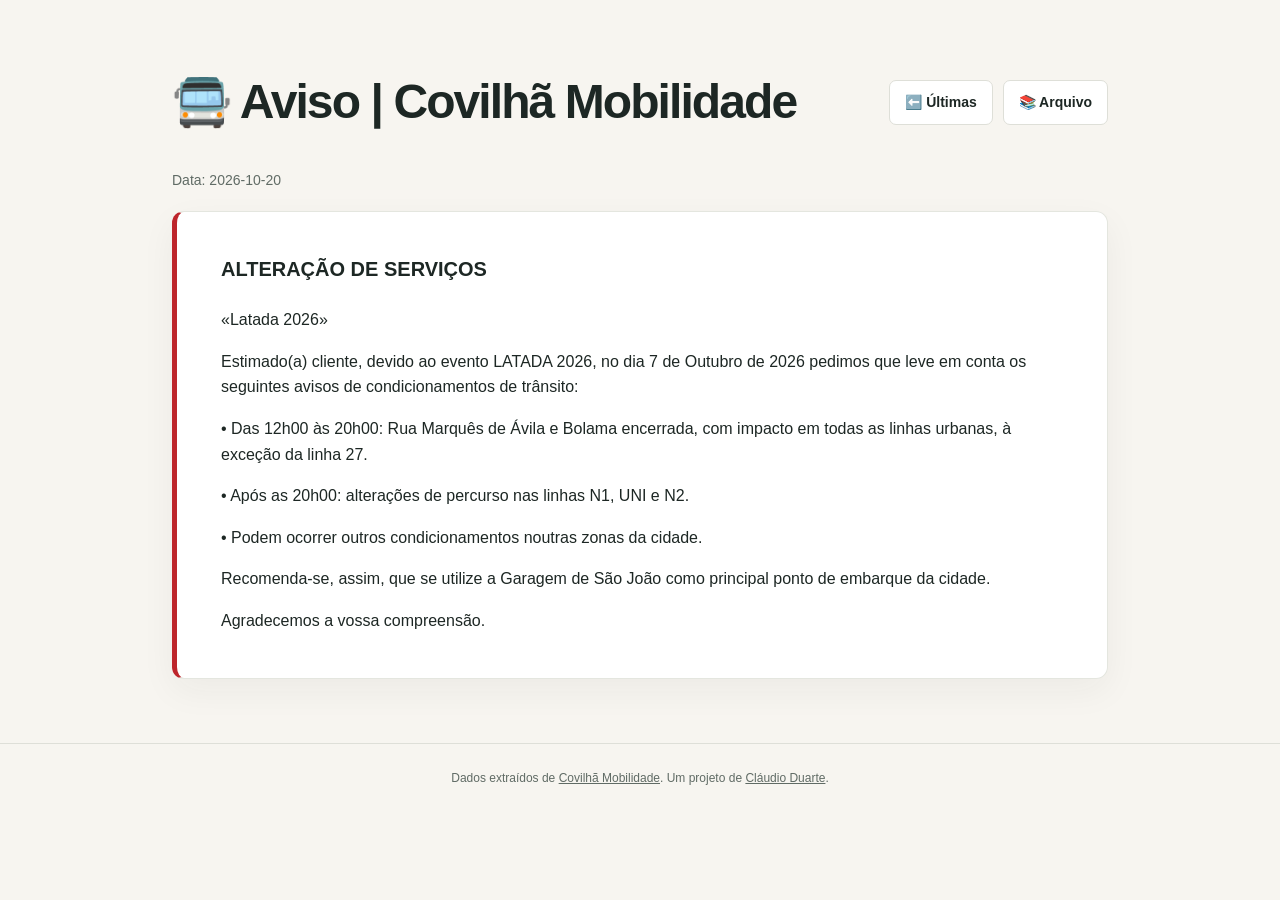
<file: docs/notices-2026-10-20.html>
<!DOCTYPE html>
<html lang="en">

<head>
    <meta charset="UTF-8" />
    <meta name="viewport" content="width=device-width, initial-scale=1.0" />
    <title>Aviso | Covilhã Mobilidade — 2026-10-20</title>
    <link rel="stylesheet" href="./css/style.css" />
    <link rel="icon" href="./images/favicon_io/favicon.ico" />
    <link rel="manifest" href="./images/favicon_io/site.webmanifest" />
</head>

<body>
    <main class="container">
        <div class="header">
            <h1>🚍 Aviso | Covilhã Mobilidade</h1>
            <div class="nav-links"><a class="nav-link" href="./index.html">⬅️ Últimas</a> <a class="nav-link"
                    href="./archive.html">📚 Arquivo</a></div>
        </div>
        <div class="meta">Data: 2026-10-20</div>
        <section class="docs">
            <article class="notice">
                <p>ALTERAÇÃO DE SERVIÇOS</p>
                <p>«Latada 2026»</p>
                <p>Estimado(a) cliente, devido ao evento LATADA 2026, no dia 7 de Outubro de 2026 pedimos que leve em
                    conta os seguintes avisos de condicionamentos de trânsito:</p>
                <p>• Das 12h00 às 20h00: Rua Marquês de Ávila e Bolama encerrada, com impacto em todas as linhas
                    urbanas, à exceção da linha 27.</p>
                <p>• Após as 20h00: alterações de percurso nas linhas N1, UNI e N2.</p>
                <p>• Podem ocorrer outros condicionamentos noutras zonas da cidade.</p>
                <p>Recomenda-se, assim, que se utilize a Garagem de São João como principal ponto de embarque da cidade.
                </p>
                <p>Agradecemos a vossa compreensão.</p>
            </article>
        </section>
    </main>
    <footer>
        <section class="footer-content">Dados extraídos de <a href="https://covilhamobilidade.pt/">Covilhã
                Mobilidade</a>. Um projeto de <a href="https://claudioduarte.pt/">Cláudio Duarte</a>.</section>
    </footer>
</body>

</html>
</file>
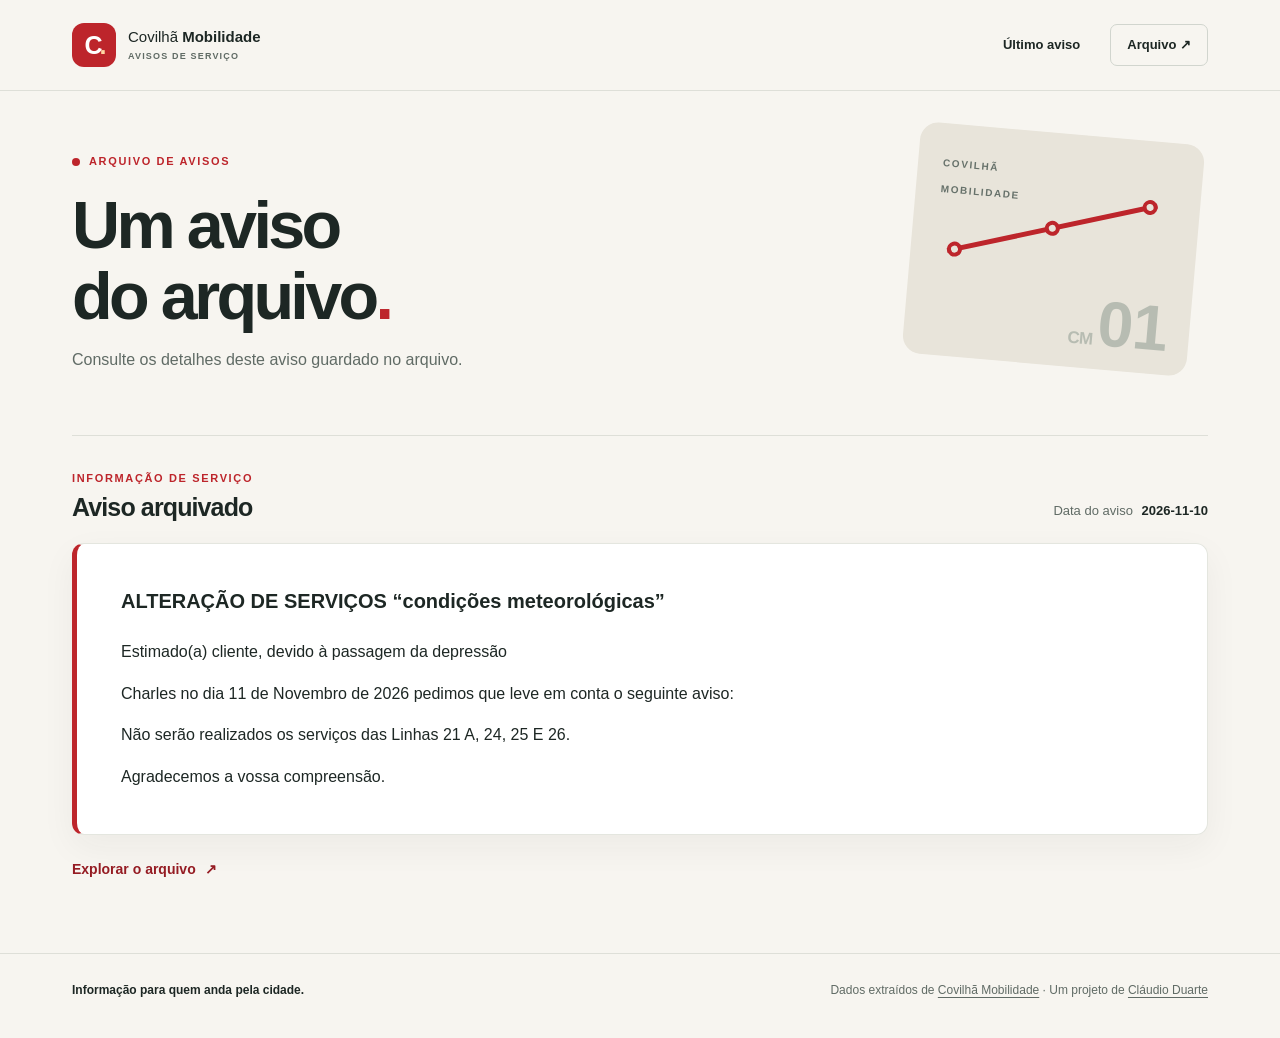
<file: docs/notices-2026-11-10.html>
<!DOCTYPE html>
<html lang="pt-PT">

<head>
    <meta charset="UTF-8" />
    <meta name="viewport" content="width=device-width, initial-scale=1.0" />
    <title>Aviso | Covilhã Mobilidade — 2026-11-10</title>
    <meta name="description" content="Avisos de serviço da Covilhã Mobilidade." />
    <link rel="stylesheet" href="./css/style.css" />
    <link rel="icon" href="./images/favicon_io/favicon.ico" />
    <link rel="manifest" href="./images/favicon_io/site.webmanifest" />
</head>

<body>
    <header class="site-header">
        <div class="site-header-inner">
            <a class="brand" href="./index.html" aria-label="Avisos Covilhã Mobilidade, página inicial">
                <span class="brand-mark" aria-hidden="true">C<span>.</span></span>
                <span class="brand-text">Covilhã <strong>Mobilidade</strong><small>AVISOS DE SERVIÇO</small></span>
            </a>
            <nav class="site-nav" aria-label="Navegação principal">
                <a href="./index.html">Último aviso</a>
                <a href="./archive.html">Arquivo <span aria-hidden="true">↗</span></a>
            </nav>
        </div>
    </header>
    <main id="main-content" class="page-shell">
        <section class="hero" aria-labelledby="page-title">
            <div class="hero-copy">
                <p class="eyebrow"><span aria-hidden="true"></span>ARQUIVO DE AVISOS</p>
                <h1 id="page-title">Um aviso<br>do arquivo<span>.</span></h1>
                <p class="hero-description">Consulte os detalhes deste aviso guardado no arquivo.</p>
            </div>
            <div class="hero-art" aria-hidden="true">
                <span class="route-label">COVILHÃ<br>MOBILIDADE</span>
                <span class="route-line"><i></i><i></i><i></i></span>
                <span class="route-number">CM <strong>01</strong></span>
            </div>
        </section>
        <section class="notice-section" aria-labelledby="notice-heading">
            <div class="section-heading">
                <div>
                    <p class="section-kicker">INFORMAÇÃO DE SERVIÇO</p>
                    <h2 id="notice-heading">Aviso arquivado</h2>
                </div>
                <p class="date-label">Data do aviso <time datetime="2026-11-10">2026-11-10</time></p>
            </div>
            <article class="notice">
                <p>ALTERAÇÃO DE SERVIÇOS “condições meteorológicas”</p>
                <p>Estimado(a) cliente, devido à passagem da depressão</p>
                <p>Charles no dia 11 de Novembro de 2026 pedimos que leve em conta o seguinte aviso:</p>
                <p>Não serão realizados os serviços das Linhas 21 A, 24, 25 E 26.</p>
                <p>Agradecemos a vossa compreensão.</p>
            </article>
            <div class="notice-actions"><a class="text-link" href="./archive.html">Explorar o arquivo <span
                        aria-hidden="true">↗</span></a></div>
        </section>
    </main>
    <footer class="site-footer">
        <div class="footer-inner">
            <p>Informação para quem anda pela cidade.</p>
            <p>Dados extraídos de <a href="https://covilhamobilidade.pt/">Covilhã Mobilidade</a> · Um projeto de <a
                    href="https://claudioduarte.pt/">Cláudio Duarte</a></p>
        </div>
    </footer>
</body>

</html>
</file>
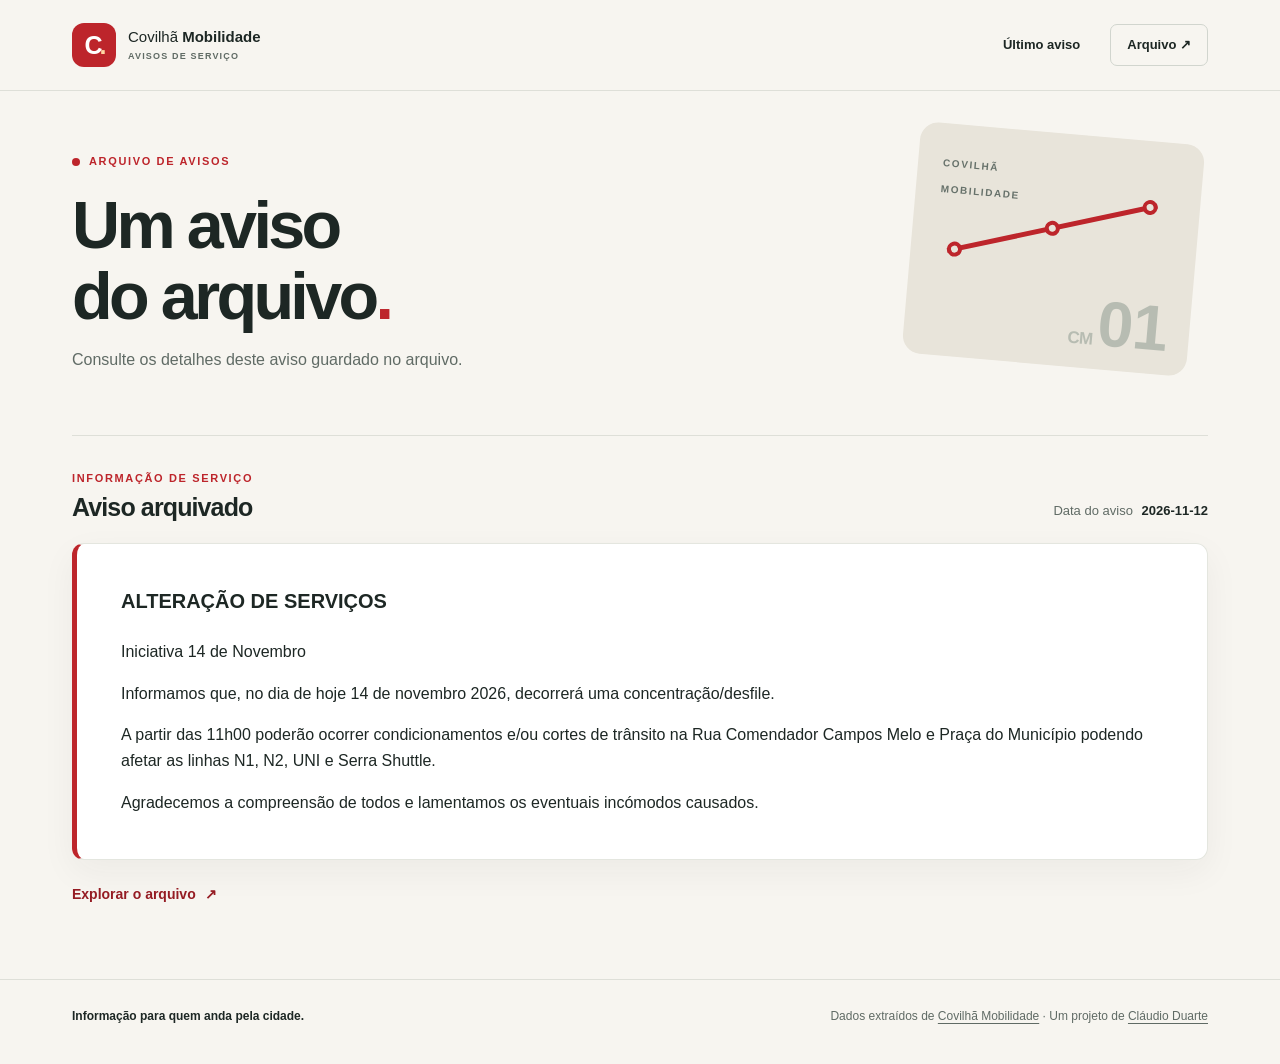
<file: docs/notices-2026-11-12.html>
<!DOCTYPE html>
<html lang="pt-PT">

<head>
    <meta charset="UTF-8" />
    <meta name="viewport" content="width=device-width, initial-scale=1.0" />
    <title>Aviso | Covilhã Mobilidade — 2026-11-12</title>
    <meta name="description" content="Avisos de serviço da Covilhã Mobilidade." />
    <link rel="stylesheet" href="./css/style.css" />
    <link rel="icon" href="./images/favicon_io/favicon.ico" />
    <link rel="manifest" href="./images/favicon_io/site.webmanifest" />
</head>

<body>
    <header class="site-header">
        <div class="site-header-inner">
            <a class="brand" href="./index.html" aria-label="Avisos Covilhã Mobilidade, página inicial">
                <span class="brand-mark" aria-hidden="true">C<span>.</span></span>
                <span class="brand-text">Covilhã <strong>Mobilidade</strong><small>AVISOS DE SERVIÇO</small></span>
            </a>
            <nav class="site-nav" aria-label="Navegação principal">
                <a href="./index.html">Último aviso</a>
                <a href="./archive.html">Arquivo <span aria-hidden="true">↗</span></a>
            </nav>
        </div>
    </header>
    <main id="main-content" class="page-shell">
        <section class="hero" aria-labelledby="page-title">
            <div class="hero-copy">
                <p class="eyebrow"><span aria-hidden="true"></span>ARQUIVO DE AVISOS</p>
                <h1 id="page-title">Um aviso<br>do arquivo<span>.</span></h1>
                <p class="hero-description">Consulte os detalhes deste aviso guardado no arquivo.</p>
            </div>
            <div class="hero-art" aria-hidden="true">
                <span class="route-label">COVILHÃ<br>MOBILIDADE</span>
                <span class="route-line"><i></i><i></i><i></i></span>
                <span class="route-number">CM <strong>01</strong></span>
            </div>
        </section>
        <section class="notice-section" aria-labelledby="notice-heading">
            <div class="section-heading">
                <div>
                    <p class="section-kicker">INFORMAÇÃO DE SERVIÇO</p>
                    <h2 id="notice-heading">Aviso arquivado</h2>
                </div>
                <p class="date-label">Data do aviso <time datetime="2026-11-12">2026-11-12</time></p>
            </div>
            <article class="notice">
                <p>ALTERAÇÃO DE SERVIÇOS</p>
                <p>Iniciativa 14 de Novembro</p>
                <p>Informamos que, no dia de hoje 14 de novembro 2026, decorrerá uma concentração/desfile.</p>
                <p>A partir das 11h00 poderão ocorrer condicionamentos e/ou cortes de trânsito na Rua Comendador Campos
                    Melo e Praça do Município podendo afetar as linhas N1, N2, UNI e Serra Shuttle.</p>
                <p>Agradecemos a compreensão de todos e lamentamos os eventuais incómodos causados.</p>
            </article>
            <div class="notice-actions"><a class="text-link" href="./archive.html">Explorar o arquivo <span
                        aria-hidden="true">↗</span></a></div>
        </section>
    </main>
    <footer class="site-footer">
        <div class="footer-inner">
            <p>Informação para quem anda pela cidade.</p>
            <p>Dados extraídos de <a href="https://covilhamobilidade.pt/">Covilhã Mobilidade</a> · Um projeto de <a
                    href="https://claudioduarte.pt/">Cláudio Duarte</a></p>
        </div>
    </footer>
</body>

</html>
</file>
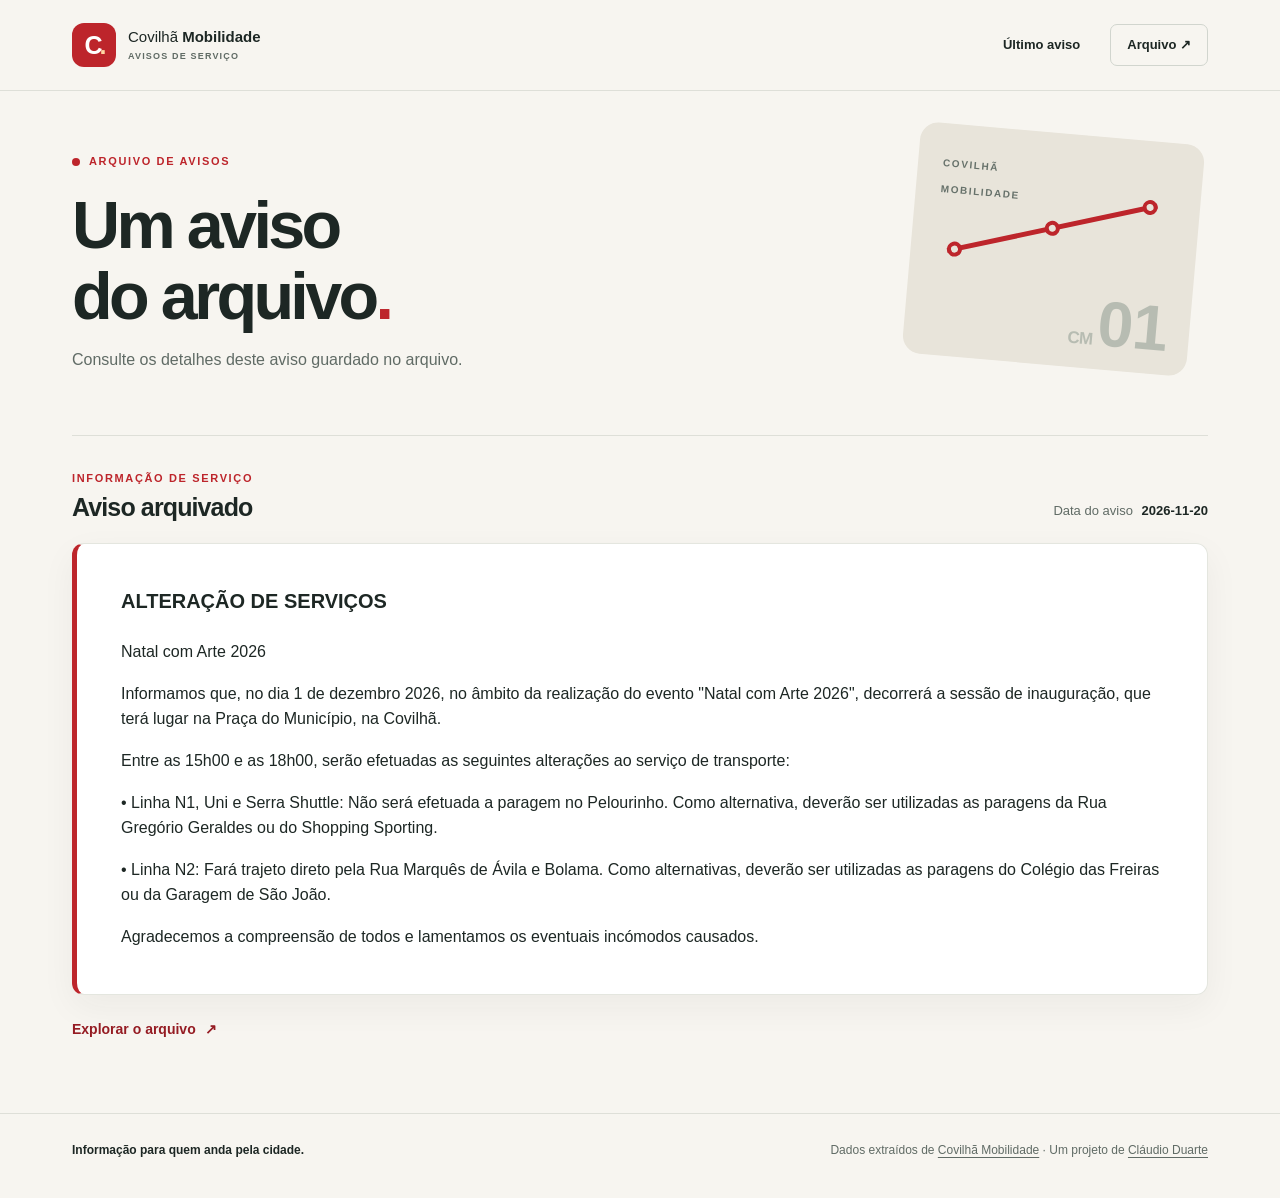
<file: docs/notices-2026-11-20.html>
<!DOCTYPE html>
<html lang="pt-PT">
<head>
    <meta charset="UTF-8" />
    <meta name="viewport" content="width=device-width, initial-scale=1.0" />
    <title>Aviso | Covilhã Mobilidade — 2026-11-20</title>
    <meta name="description" content="Avisos de serviço da Covilhã Mobilidade." />
    <link rel="stylesheet" href="./css/style.css" />
    <link rel="icon" href="./images/favicon_io/favicon.ico" />
    <link rel="manifest" href="./images/favicon_io/site.webmanifest" />
</head>
<body>
    <header class="site-header">
    <div class="site-header-inner">
        <a class="brand" href="./index.html" aria-label="Avisos Covilhã Mobilidade, página inicial">
            <span class="brand-mark" aria-hidden="true">C<span>.</span></span>
            <span class="brand-text">Covilhã <strong>Mobilidade</strong><small>AVISOS DE SERVIÇO</small></span>
        </a>
        <nav class="site-nav" aria-label="Navegação principal">
            <a href="./index.html">Último aviso</a>
            <a href="./archive.html">Arquivo <span aria-hidden="true">↗</span></a>
        </nav>
    </div>
</header>
    <main id="main-content" class="page-shell">
        <section class="hero" aria-labelledby="page-title">
            <div class="hero-copy">
                <p class="eyebrow"><span aria-hidden="true"></span>ARQUIVO DE AVISOS</p>
                <h1 id="page-title">Um aviso<br>do arquivo<span>.</span></h1>
                <p class="hero-description">Consulte os detalhes deste aviso guardado no arquivo.</p>
            </div>
            <div class="hero-art" aria-hidden="true">
                <span class="route-label">COVILHÃ<br>MOBILIDADE</span>
                <span class="route-line"><i></i><i></i><i></i></span>
                <span class="route-number">CM <strong>01</strong></span>
            </div>
        </section>
        <section class="notice-section" aria-labelledby="notice-heading">
            <div class="section-heading">
                <div><p class="section-kicker">INFORMAÇÃO DE SERVIÇO</p><h2 id="notice-heading">Aviso arquivado</h2></div>
                <p class="date-label">Data do aviso <time datetime="2026-11-20">2026-11-20</time></p>
            </div>
            <article class="notice"><p>ALTERAÇÃO DE SERVIÇOS</p>
<p>Natal com Arte 2026</p>
<p>Informamos que, no dia 1 de dezembro 2026, no âmbito da realização do evento &quot;Natal com Arte 2026&quot;, decorrerá a sessão de inauguração, que terá lugar na Praça do Município, na Covilhã.</p>
<p>Entre as 15h00 e as 18h00, serão efetuadas as seguintes alterações ao serviço de transporte:</p>
<p>• Linha N1, Uni e Serra Shuttle: Não será efetuada a paragem no Pelourinho. Como alternativa, deverão ser utilizadas as paragens da Rua Gregório Geraldes ou do Shopping Sporting.</p>
<p>• Linha N2: Fará trajeto direto pela Rua Marquês de Ávila e Bolama. Como alternativas, deverão ser utilizadas as paragens do Colégio das Freiras ou da Garagem de São João.</p>
<p>Agradecemos a compreensão de todos e lamentamos os eventuais incómodos causados.</p></article>
            <div class="notice-actions"><a class="text-link" href="./archive.html">Explorar o arquivo <span aria-hidden="true">↗</span></a></div>
        </section>
    </main>
    <footer class="site-footer">
    <div class="footer-inner">
        <p>Informação para quem anda pela cidade.</p>
        <p>Dados extraídos de <a href="https://covilhamobilidade.pt/">Covilhã Mobilidade</a> · Um projeto de <a href="https://claudioduarte.pt/">Cláudio Duarte</a></p>
    </div>
</footer>
</body>
</html>
</file>
<file: docs/css/style.css>
:root {
  color-scheme: light;
  --paper: #f7f5f0;
  --surface: #fff;
  --ink: #1d2724;
  --muted: #606b65;
  --red: #bd252b;
  --red-dark: #951c23;
  --line: #dedfd8;
}

* {
  box-sizing: border-box;
}

body {
  margin: 0;
  background: var(--paper);
  color: var(--ink);
  font-family: "Segoe UI", "Helvetica Neue", Arial, sans-serif;
  line-height: 1.6;
  -webkit-font-smoothing: antialiased;
}

a {
  color: inherit;
}
a:focus-visible {
  outline: 3px solid #d5483e;
  outline-offset: 4px;
}

.site-header {
  background: var(--paper);
  border-bottom: 1px solid var(--line);
}
.site-header-inner {
  max-width: 1200px;
  min-height: 90px;
  margin: auto;
  padding: 18px 32px;
  display: flex;
  align-items: center;
  justify-content: space-between;
  gap: 24px;
}
.brand {
  display: inline-flex;
  align-items: center;
  gap: 12px;
  text-decoration: none;
}
.brand-mark {
  display: flex;
  justify-content: center;
  align-items: center;
  width: 44px;
  height: 44px;
  background: var(--red);
  border-radius: 12px;
  color: white;
  font-size: 25px;
  font-weight: 800;
  line-height: 1;
  letter-spacing: -3px;
}
.brand-mark span {
  color: #ffd7a3;
}
.brand-text {
  font-size: 15px;
  font-weight: 400;
  line-height: 1.2;
  white-space: nowrap;
}
.brand-text strong {
  font-weight: 800;
}
.brand-text small {
  display: block;
  margin-top: 5px;
  color: var(--muted);
  font-size: 9px;
  font-weight: 700;
  letter-spacing: 0.13em;
}
.site-nav {
  display: flex;
  align-items: center;
  gap: 30px;
}
.site-nav a {
  font-size: 13px;
  font-weight: 700;
  text-decoration: none;
}
.site-nav a:hover {
  color: var(--red);
}
.site-nav a:last-child {
  padding: 10px 16px;
  border: 1px solid #d1d5ce;
  border-radius: 7px;
}
.site-nav a:last-child:hover {
  border-color: var(--red);
}

.page-shell {
  max-width: 1200px;
  margin: auto;
  padding: 0 32px;
}
.hero {
  position: relative;
  display: flex;
  align-items: center;
  min-height: 340px;
  padding: 62px 0;
  overflow: hidden;
}
.hero-copy {
  position: relative;
  z-index: 1;
  max-width: 680px;
}
.eyebrow,
.section-kicker {
  margin: 0;
  color: var(--red);
  font-size: 11px;
  font-weight: 800;
  letter-spacing: 0.15em;
}
.eyebrow {
  display: flex;
  align-items: center;
  gap: 9px;
}
.eyebrow > span {
  width: 8px;
  height: 8px;
  background: var(--red);
  border-radius: 50%;
}
h1,
h2,
p {
  margin-top: 0;
}
.hero h1,
.archive-intro h1 {
  margin: 19px 0 15px;
  font-size: clamp(2.6rem, 5.2vw, 4.5rem);
  line-height: 1.07;
  letter-spacing: -0.055em;
}
.hero h1 span,
.archive-intro h1 span {
  color: var(--red);
}
.hero-description {
  max-width: 490px;
  margin-bottom: 0;
  color: var(--muted);
  font-size: 16px;
}
.hero-art {
  position: absolute;
  top: 42px;
  right: 12px;
  width: 285px;
  height: 232px;
  padding: 25px;
  border-radius: 18px;
  background: #e8e4da;
  color: #66716a;
  transform: rotate(5deg);
  overflow: hidden;
}
.route-label {
  font-size: 10px;
  font-weight: 800;
  letter-spacing: 0.16em;
  line-height: 1.5;
}
.route-line {
  position: absolute;
  top: 93px;
  left: 32px;
  display: flex;
  align-items: center;
  justify-content: space-between;
  width: 215px;
  height: 5px;
  background: var(--red);
  transform: rotate(-17deg);
}
.route-line i {
  width: 15px;
  height: 15px;
  border: 4px solid var(--red);
  border-radius: 50%;
  background: #e8e4da;
}
.route-number {
  position: absolute;
  right: 22px;
  bottom: 14px;
  color: #b7bcb2;
  font-size: 17px;
  font-weight: 800;
  letter-spacing: -0.04em;
}
.route-number strong {
  font-size: 64px;
  line-height: 1;
}

.notice-section,
.archive-section {
  padding: 34px 0 72px;
  border-top: 1px solid var(--line);
}
.section-heading {
  display: flex;
  justify-content: space-between;
  align-items: end;
  gap: 20px;
  margin-bottom: 21px;
}
.section-heading h2 {
  margin: 5px 0 0;
  font-size: 25px;
  letter-spacing: -0.035em;
  line-height: 1.2;
}
.date-label {
  margin: 0;
  color: var(--muted);
  font-size: 13px;
}
.date-label time {
  margin-left: 5px;
  color: var(--ink);
  font-weight: 700;
}
.notice {
  padding: clamp(25px, 4vw, 44px);
  border: 1px solid #e4e6df;
  border-left: 5px solid var(--red);
  border-radius: 12px;
  background: var(--surface);
  box-shadow: 0 12px 35px rgba(31, 42, 34, 0.05);
}
.notice p {
  margin: 0 0 1em;
  font-size: 16px;
  overflow-wrap: anywhere;
}
.notice p:last-child {
  margin-bottom: 0;
}
.notice p:first-child {
  margin-bottom: 1.2em;
  color: var(--ink);
  font-size: 20px;
  font-weight: 750;
  line-height: 1.35;
}
.notice + .notice {
  margin-top: 16px;
}
.notice-actions {
  margin-top: 21px;
}
.text-link {
  color: var(--red-dark);
  font-size: 14px;
  font-weight: 750;
  text-decoration: none;
}
.text-link:hover {
  text-decoration: underline;
}
.text-link span {
  margin-left: 5px;
}

.archive-intro {
  padding: 64px 0 56px;
}
.archive-intro h1 {
  font-size: clamp(2.6rem, 5vw, 4rem);
}
.archive-list {
  display: grid;
  grid-template-columns: repeat(2, minmax(0, 1fr));
  gap: 12px;
}
.archive-item {
  display: flex;
  justify-content: space-between;
  align-items: center;
  gap: 16px;
  min-height: 96px;
  padding: 20px 24px;
  border: 1px solid #e1e3dc;
  border-radius: 10px;
  background: var(--surface);
  text-decoration: none;
  transition:
    border-color 0.2s,
    transform 0.2s;
}
.archive-item:hover {
  border-color: var(--red);
  transform: translateY(-2px);
}
.archive-item small {
  display: block;
  margin-bottom: 4px;
  color: var(--muted);
  font-size: 10px;
  font-weight: 800;
  letter-spacing: 0.11em;
}
.archive-item time {
  font-size: 18px;
  font-weight: 750;
}
.archive-arrow {
  display: grid;
  place-items: center;
  width: 36px;
  height: 36px;
  border-radius: 50%;
  background: #f8ecea;
  color: var(--red-dark);
  font-size: 18px;
}

.site-footer {
  border-top: 1px solid var(--line);
}
.footer-inner {
  max-width: 1200px;
  margin: auto;
  padding: 27px 32px 38px;
  display: flex;
  justify-content: space-between;
  gap: 20px;
  color: var(--muted);
  font-size: 12px;
}
.footer-inner p {
  margin: 0;
}
.footer-inner p:first-child {
  color: var(--ink);
  font-weight: 700;
}
.footer-inner a {
  text-underline-offset: 3px;
}
.footer-inner a:hover {
  color: var(--red);
}

/* Older archived pages retain their original markup. */
.container {
  max-width: 1000px;
  min-height: 70vh;
  margin: 0 auto;
  padding: 64px 32px;
}
.header {
  display: flex;
  align-items: center;
  justify-content: space-between;
  gap: 20px;
  flex-wrap: wrap;
  margin-bottom: 28px;
}
.header h1 {
  margin: 0;
  font-size: clamp(2rem, 4vw, 3rem);
  letter-spacing: -0.04em;
}
.nav-links {
  display: flex;
  flex-wrap: wrap;
  gap: 10px;
}
.nav-link,
.archive-link,
.home-link {
  padding: 10px 15px;
  border: 1px solid var(--line);
  border-radius: 7px;
  background: white;
  font-size: 14px;
  font-weight: 700;
  text-decoration: none;
}
.nav-link:hover,
.archive-link:hover,
.home-link:hover {
  color: var(--red);
  border-color: var(--red);
}
.meta {
  margin-bottom: 20px;
  color: var(--muted);
  font-size: 14px;
}
.footer-content {
  padding: 25px 32px;
  border-top: 1px solid var(--line);
  color: var(--muted);
  text-align: center;
  font-size: 12px;
}

@media (max-width: 760px) {
  .site-header-inner {
    min-height: 78px;
    padding: 14px 20px;
  }
  .page-shell {
    padding: 0 20px;
  }
  .hero {
    min-height: 0;
    padding: 52px 0;
  }
  .hero-copy {
    max-width: 100%;
  }
  .hero-art {
    display: none;
  }
  .archive-intro {
    padding: 52px 0 44px;
  }
  .notice-section,
  .archive-section {
    padding: 28px 0 52px;
  }
  .section-heading {
    align-items: start;
    flex-direction: column;
    gap: 10px;
  }
  .archive-list {
    grid-template-columns: 1fr;
  }
  .footer-inner {
    padding: 24px 20px 32px;
    flex-direction: column;
    gap: 8px;
  }
}

@media (max-width: 440px) {
  .brand-text {
    font-size: 13px;
  }
  .brand-mark {
    width: 40px;
    height: 40px;
  }
  .site-header-inner {
    flex-wrap: wrap;
    gap: 12px;
  }
  .site-nav {
    width: 100%;
    gap: 18px;
  }
  .site-nav a {
    font-size: 12px;
  }
  .site-nav a:last-child {
    padding: 8px 10px;
  }
}

@media (prefers-reduced-motion: reduce) {
  .archive-item {
    transition: none;
  }
}
</file>
